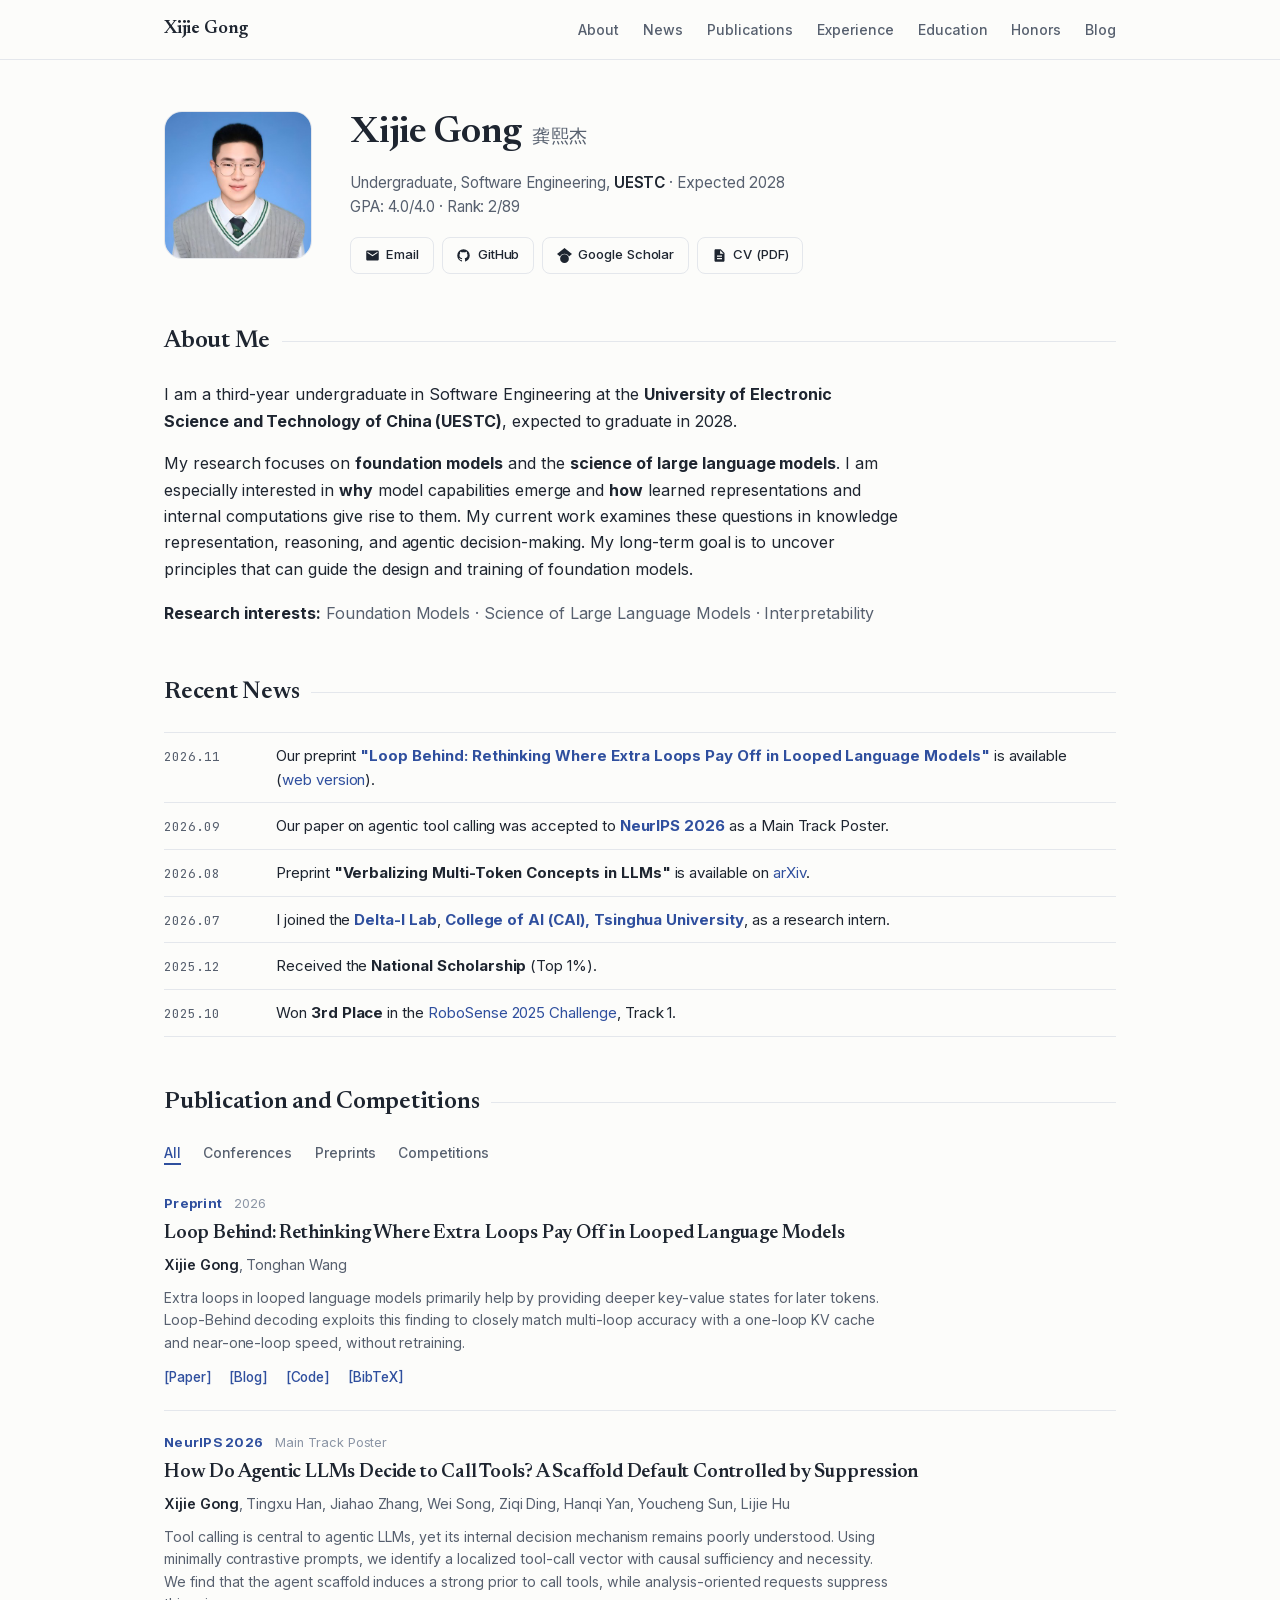
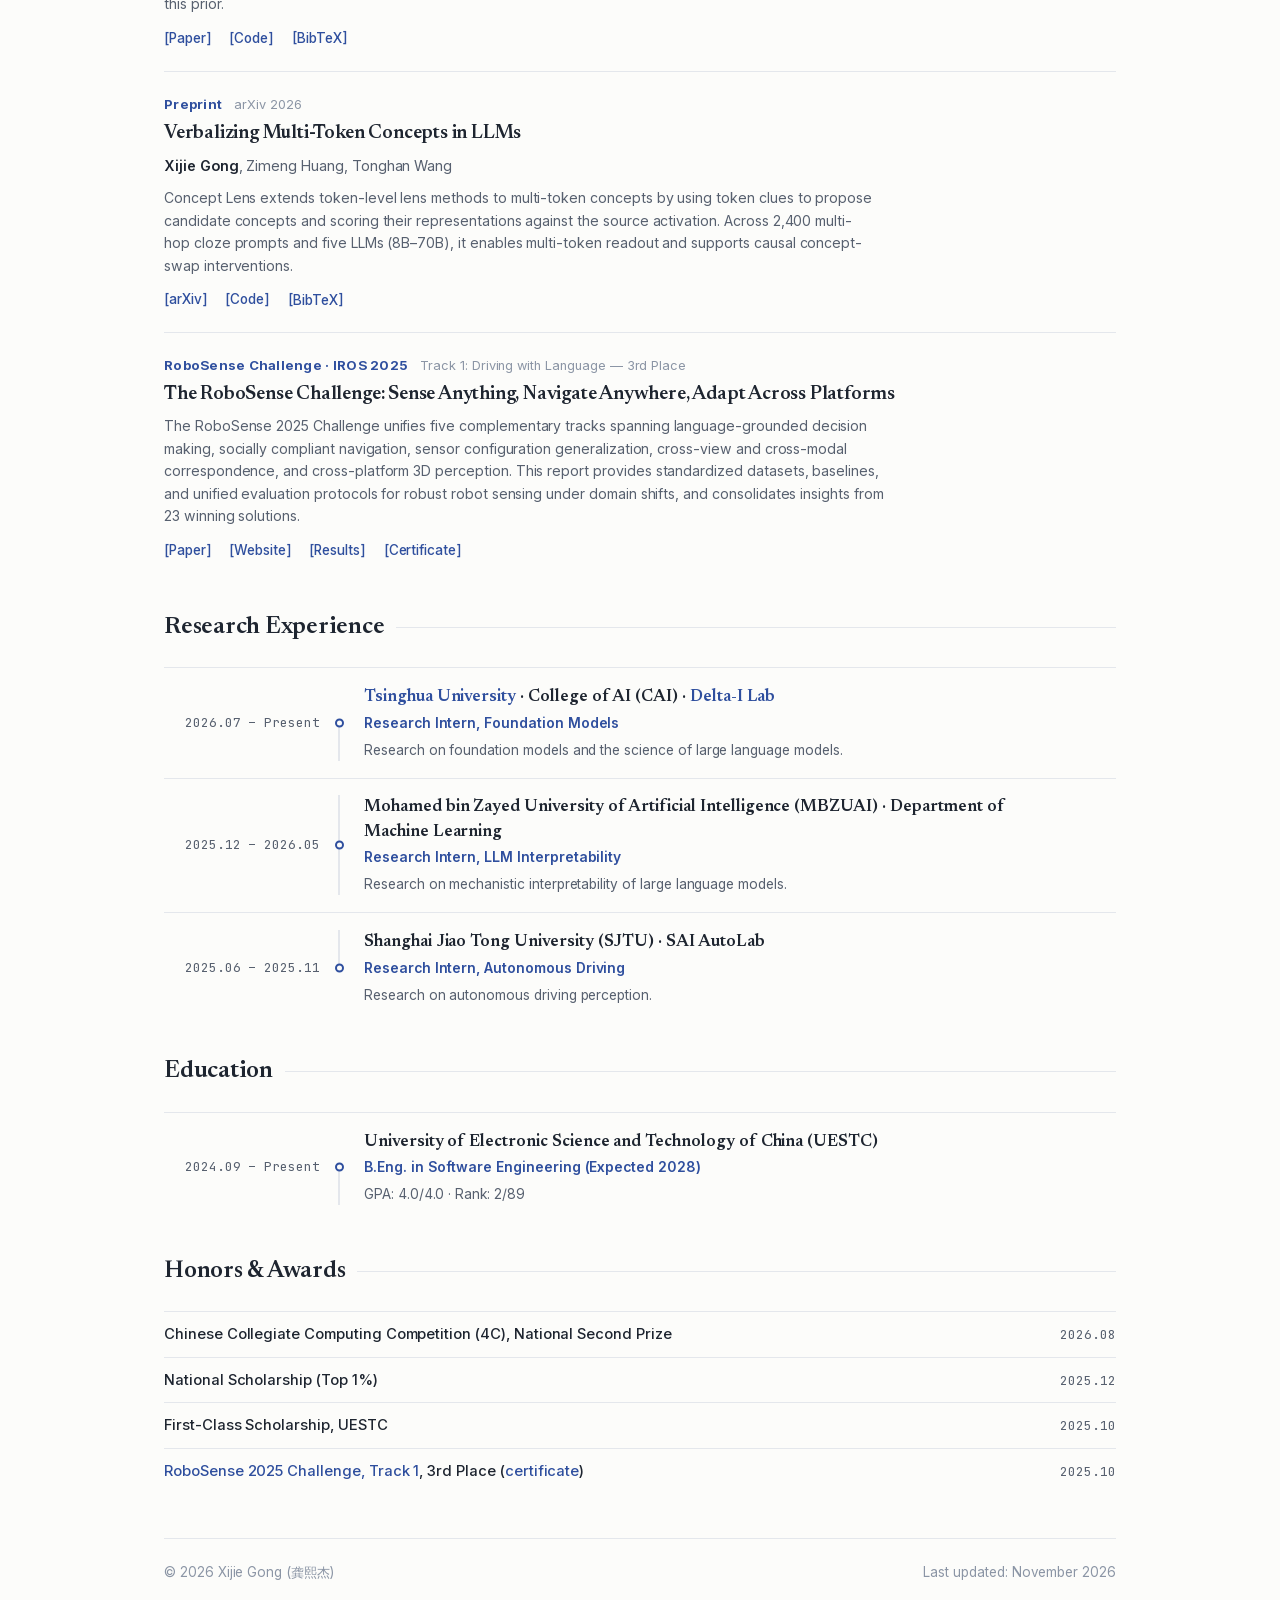
<file: index.html>
<!DOCTYPE html>
<html lang="en">
<head>
  <meta charset="UTF-8">
  <meta name="viewport" content="width=device-width, initial-scale=1.0">
  <meta name="google-site-verification" content="Bep7wI8hXHaHZ1RUV7pGmcDAsFCI6oUA5Fns2NKBF-M">
  <title>Xijie Gong (龚熙杰)</title>

  <!-- Google tag (gtag.js) -->
  <script async src="https://www.googletagmanager.com/gtag/js?id=G-0JT5H48NFQ"></script>
  <script>
    window.dataLayer = window.dataLayer || [];
    function gtag(){dataLayer.push(arguments);}
    gtag('js', new Date());

    gtag('config', 'G-0JT5H48NFQ');
  </script>
  <meta name="description" content="Academic homepage of Xijie Gong (龚熙杰). Third-year undergraduate in Software Engineering at UESTC. Research on foundation models and the science of large language models, spanning knowledge representation, reasoning, and agentic decision-making.">
  <link rel="canonical" href="https://xijiegong.com/">
  <link rel="alternate" type="application/rss+xml" title="Xijie Gong Blog" href="https://xijiegong.com/blog/feed.xml">
  <meta property="og:type" content="website">
  <meta property="og:site_name" content="Xijie Gong">
  <meta property="og:title" content="Xijie Gong (龚熙杰)">
  <meta property="og:description" content="Academic homepage of Xijie Gong (龚熙杰). Research on foundation models, the science of large language models, and interpretability.">
  <meta property="og:url" content="https://xijiegong.com/">
  <meta property="og:image" content="https://xijiegong.com/assets/avatar.jpg">
  <meta name="twitter:card" content="summary">
  <script type="application/ld+json">
  {
    "@context": "https://schema.org",
    "@type": "Person",
    "name": "Xijie Gong",
    "alternateName": "龚熙杰",
    "url": "https://xijiegong.com/",
    "image": "https://xijiegong.com/assets/avatar.jpg",
    "affiliation": [
      {"@type": "Organization", "name": "University of Electronic Science and Technology of China (UESTC)"},
      {"@type": "Organization", "name": "College of AI, Tsinghua University"}
    ],
    "sameAs": [
      "https://github.com/XijieGo",
      "https://scholar.google.com/citations?user=tP0Wqe4AAAAJ"
    ]
  }
  </script>
  <link rel="icon" type="image/svg+xml" href="assets/favicon.svg">
  <link rel="stylesheet" href="assets/fonts/fonts.css">
  <link rel="stylesheet" href="style.css">
</head>
<body>

  <!-- TOP NAVBAR -->
  <nav class="navbar">
    <div class="nav-container">
      <a class="nav-brand" href="#home">Xijie Gong</a>
      <ul class="nav-links">
        <li><a class="nav-link" href="#about">About</a></li>
        <li><a class="nav-link" href="#news">News</a></li>
        <li><a class="nav-link" href="#publications">Publications</a></li>
        <li><a class="nav-link" href="#experience">Experience</a></li>
        <li><a class="nav-link" href="#education">Education</a></li>
        <li><a class="nav-link" href="#awards">Honors</a></li>
        <li><a class="nav-link nav-link-keep" href="blog/">Blog</a></li>
      </ul>
    </div>
  </nav>

  <!-- PAGE CONTENT -->
  <div class="page-wrap">

    <!-- HERO SECTION -->
    <header class="hero" id="home">
      <div class="hero-avatar">
        <img class="avatar-img" src="assets/avatar.jpg" alt="Xijie Gong">
      </div>
      <div class="hero-info">
        <div class="hero-title-row">
          <h1 class="hero-name">Xijie Gong</h1>
          <span class="hero-cn-name">龚熙杰</span>
        </div>
        <div class="hero-affils">
          <div class="hero-affil">Undergraduate, Software Engineering, <strong>UESTC</strong> &middot; Expected 2028</div>
          <div class="hero-affil">GPA: 4.0/4.0 &middot; Rank: 2/89</div>
        </div>
        <div class="hero-socials">
          <a class="hero-btn" href="mailto:gongxijie99@gmail.com">
            <svg viewBox="0 0 24 24"><path d="M20 4H4c-1.1 0-1.99.9-1.99 2L2 18c0 1.1.9 2 2 2h16c1.1 0 2-.9 2-2V6c0-1.1-.9-2-2-2zm0 4l-8 5-8-5V6l8 5 8-5v2z"/></svg>
            Email
          </a>
          <a class="hero-btn" href="https://github.com/XijieGo" target="_blank" rel="noopener">
            <svg viewBox="0 0 24 24"><path d="M12 2A10 10 0 0 0 2 12c0 4.42 2.87 8.17 6.84 9.5.5.08.66-.23.66-.5v-1.69c-2.77.6-3.36-1.34-3.36-1.34-.46-1.16-1.11-1.47-1.11-1.47-.91-.62.07-.6.07-.6 1 .07 1.53 1.03 1.53 1.03.87 1.52 2.34 1.07 2.91.83.1-.65.35-1.09.63-1.34-2.22-.25-4.55-1.11-4.55-4.92 0-1.11.38-2 1.03-2.71-.1-.25-.45-1.29.1-2.64 0 0 .84-.27 2.75 1.02.79-.22 1.65-.33 2.5-.33.85 0 1.71.11 2.5.33 1.91-1.29 2.75-1.02 2.75-1.02.55 1.35.2 2.39.1 2.64.65.71 1.03 1.6 1.03 2.71 0 3.82-2.34 4.66-4.57 4.91.36.31.69.92.69 1.85V21c0 .27.16.59.67.5C19.14 20.16 22 16.42 22 12A10 10 0 0 0 12 2z"/></svg>
            GitHub
          </a>
          <a class="hero-btn" href="https://scholar.google.com/citations?user=tP0Wqe4AAAAJ&hl=zh-CN" target="_blank" rel="noopener">
            <svg viewBox="0 0 24 24"><path d="M12 24a7 7 0 1 1 0-14 7 7 0 0 1 0 14zm0-24L0 9.5l4.838 3.94A8 8 0 0 1 12 9a8 8 0 0 1 7.162 4.44L24 9.5z"/></svg>
            Google Scholar
          </a>
          <a class="hero-btn" href="assets/cv.pdf" target="_blank" rel="noopener">
            <svg viewBox="0 0 24 24"><path d="M14 2H6c-1.1 0-1.99.9-1.99 2L4 20c0 1.1.89 2 1.99 2H18c1.1 0 2-.9 2-2V8l-6-6zm2 16H8v-2h8v2zm0-4H8v-2h8v2zm-3-5V3.5L18.5 9H13z"/></svg>
            CV (PDF)
          </a>
        </div>
      </div>
    </header>

    <!-- ABOUT ME -->
    <section class="section" id="about">
      <h2 class="section-title">About Me</h2>
      <div class="about">
        <p>
          I am a third-year undergraduate in Software Engineering at the <strong>University of Electronic Science and Technology of China (UESTC)</strong>, expected to graduate in 2028.
        </p>
        <p>
          My research focuses on <strong>foundation models</strong> and the <strong>science of large language models</strong>. I am especially interested in <strong>why</strong> model capabilities emerge and <strong>how</strong> learned representations and internal computations give rise to them. My current work examines these questions in knowledge representation, reasoning, and agentic decision-making. My long-term goal is to uncover principles that can guide the design and training of foundation models.
        </p>
        <p class="research-line">
          <strong>Research interests:</strong> Foundation Models &middot; Science of Large Language Models &middot; Interpretability
        </p>
      </div>
    </section>

    <!-- RECENT NEWS -->
    <section class="section" id="news">
      <h2 class="section-title">Recent News</h2>
      <div class="news-list">
        <div class="news-item">
          <span class="news-date">2026.11</span>
          <span>Our preprint <a href="https://xijiegong.com/loopbehind.pdf" target="_blank" rel="noopener"><strong>"Loop Behind: Rethinking Where Extra Loops Pay Off in Looped Language Models"</strong></a> is available (<a href="blog/loop-behind/">web version</a>).</span>
        </div>
        <div class="news-item">
          <span class="news-date">2026.09</span>
          <span>Our paper on agentic tool calling was accepted to <a href="https://neurips.cc/virtual/2026/poster/148769" target="_blank" rel="noopener"><strong>NeurIPS 2026</strong></a> as a Main Track Poster.</span>
        </div>
        <div class="news-item">
          <span class="news-date">2026.08</span>
          <span>Preprint <strong>"Verbalizing Multi-Token Concepts in LLMs"</strong> is available on <a href="https://arxiv.org/abs/2608.31084" target="_blank" rel="noopener">arXiv</a>.</span>
        </div>
        <div class="news-item">
          <span class="news-date">2026.07</span>
          <span>I joined the <a href="https://tonghanwang.github.io/" target="_blank" rel="noopener"><strong>Delta-I Lab</strong></a>, <a href="https://collegeai.tsinghua.edu.cn/en/" target="_blank" rel="noopener"><strong>College of AI (CAI), Tsinghua University</strong></a>, as a research intern.</span>
        </div>
        <div class="news-item">
          <span class="news-date">2025.12</span>
          <span>Received the <strong>National Scholarship</strong> (Top 1%).</span>
        </div>
        <div class="news-item">
          <span class="news-date">2025.10</span>
          <span>Won <strong>3rd Place</strong> in the <a href="https://robosense2025.github.io/#awards" target="_blank" rel="noopener">RoboSense 2025 Challenge</a>, Track 1.</span>
        </div>
      </div>
    </section>

    <!-- PUBLICATIONS -->
    <section class="section" id="publications">
      <h2 class="section-title">Publication and Competitions</h2>

      <div class="pub-filter-row">
        <button class="filter-btn active" onclick="filterPubs('all', this)">All</button>
        <button class="filter-btn" onclick="filterPubs('conference', this)">Conferences</button>
        <button class="filter-btn" onclick="filterPubs('preprint', this)">Preprints</button>
        <button class="filter-btn" onclick="filterPubs('competition', this)">Competitions</button>
      </div>

      <!-- Loop Behind preprint -->
      <div class="pub-entry" data-cat="preprint">
        <div class="pub-meta">
          <span class="pub-venue">Preprint</span>
          <span class="pub-track">2026</span>
        </div>
        <h3 class="pub-title"><a href="blog/loop-behind/">Loop Behind: Rethinking Where Extra Loops Pay Off in Looped Language Models</a></h3>
        <div class="pub-authors">
          <strong>Xijie Gong</strong>, Tonghan Wang
        </div>
        <p class="pub-abstract">
          Extra loops in looped language models primarily help by providing deeper key-value states for later tokens. Loop-Behind decoding exploits this finding to closely match multi-loop accuracy with a one-loop KV cache and near-one-loop speed, without retraining.
        </p>
        <div class="pub-links">
          <a class="btn-link" href="https://xijiegong.com/loopbehind.pdf" target="_blank" rel="noopener">[Paper]</a>
          <a class="btn-link" href="blog/loop-behind/">[Blog]</a>
          <a class="btn-link" href="https://github.com/XijieGo/LoopBehind" target="_blank" rel="noopener">[Code]</a>
          <button class="btn-link" onclick="toggleBib('bib-loop-behind')">[BibTeX]</button>
        </div>
        <div class="bibtex-pane" id="bib-loop-behind">
          <button class="copy-btn" onclick="copyBib('bib-loop-behind')">Copy</button>
@misc{gong2026loopbehind,
  title  = {Loop Behind: Rethinking Where Extra Loops Pay Off in Looped Language Models},
  author = {Gong, Xijie and Wang, Tonghan},
  year   = {2026},
  url    = {https://xijiegong.com/loopbehind.pdf}
}</div>
      </div>

      <!-- Paper 1: NeurIPS 2026 -->
      <div class="pub-entry" data-cat="conference">
        <div class="pub-meta">
          <span class="pub-venue">NeurIPS 2026</span>
          <span class="pub-track">Main Track Poster</span>
        </div>
        <h3 class="pub-title">How Do Agentic LLMs Decide to Call Tools? A Scaffold Default Controlled by Suppression</h3>
        <div class="pub-authors">
          <strong>Xijie Gong</strong>, Tingxu Han, Jiahao Zhang, Wei Song, Ziqi Ding, Hanqi Yan, Youcheng Sun, Lijie Hu
        </div>
        <p class="pub-abstract">
          Tool calling is central to agentic LLMs, yet its internal decision mechanism remains poorly understood. Using minimally contrastive prompts, we identify a localized tool-call vector with causal sufficiency and necessity. We find that the agent scaffold induces a strong prior to call tools, while analysis-oriented requests suppress this prior.
        </p>
        <div class="pub-links">
          <a class="btn-link" href="https://neurips.cc/virtual/2026/poster/148769" target="_blank" rel="noopener">[Paper]</a>
          <a class="btn-link" href="https://anonymous.4open.science/r/MI4ToolCalling" target="_blank" rel="noopener">[Code]</a>
          <button class="btn-link" onclick="toggleBib('bib-1')">[BibTeX]</button>
        </div>
        <div class="bibtex-pane" id="bib-1">
          <button class="copy-btn" onclick="copyBib('bib-1')">Copy</button>
@inproceedings{gong2026agentic,
  title     = {How Do Agentic LLMs Decide to Call Tools? A Scaffold Default Controlled by Suppression},
  author    = {Gong, Xijie and Han, Tingxu and Zhang, Jiahao and Song, Wei and Ding, Ziqi and Yan, Hanqi and Sun, Youcheng and Hu, Lijie},
  booktitle = {Advances in Neural Information Processing Systems (NeurIPS)},
  year      = {2026}
}</div>
      </div>

      <!-- Paper 2: Preprint -->
      <div class="pub-entry" data-cat="preprint">
        <div class="pub-meta">
          <span class="pub-venue">Preprint</span>
          <span class="pub-track">arXiv 2026</span>
        </div>
        <h3 class="pub-title">Verbalizing Multi-Token Concepts in LLMs</h3>
        <div class="pub-authors">
          <strong>Xijie Gong</strong>, Zimeng Huang, Tonghan Wang
        </div>
        <p class="pub-abstract">
          Concept Lens extends token-level lens methods to multi-token concepts by using token clues to propose candidate concepts and scoring their representations against the source activation. Across 2,400 multi-hop cloze prompts and five LLMs (8B&ndash;70B), it enables multi-token readout and supports causal concept-swap interventions.
        </p>
        <div class="pub-links">
          <a class="btn-link" href="https://arxiv.org/abs/2608.31084" target="_blank" rel="noopener">[arXiv]</a>
          <a class="btn-link" href="https://github.com/XijieGo/c-lens" target="_blank" rel="noopener">[Code]</a>
          <button class="btn-link" onclick="toggleBib('bib-2')">[BibTeX]</button>
        </div>
        <div class="bibtex-pane" id="bib-2">
          <button class="copy-btn" onclick="copyBib('bib-2')">Copy</button>
@article{gong2026verbalizing,
  title   = {Verbalizing Multi-Token Concepts in LLMs},
  author  = {Gong, Xijie and Huang, Zimeng and Wang, Tonghan},
  journal = {arXiv preprint arXiv:2608.31084},
  year    = {2026}
}</div>
      </div>

      <!-- Challenge: RoboSense Challenge @ IROS 2025 -->
      <div class="pub-entry" data-cat="competition">
        <div class="pub-meta">
          <span class="pub-venue">RoboSense Challenge &middot; IROS 2025</span>
          <span class="pub-track">Track 1: Driving with Language &mdash; 3rd Place</span>
        </div>
        <h3 class="pub-title">The RoboSense Challenge: Sense Anything, Navigate Anywhere, Adapt Across Platforms</h3>
        <p class="pub-abstract">
          The RoboSense 2025 Challenge unifies five complementary tracks spanning language-grounded decision making, socially compliant navigation, sensor configuration generalization, cross-view and cross-modal correspondence, and cross-platform 3D perception. This report provides standardized datasets, baselines, and unified evaluation protocols for robust robot sensing under domain shifts, and consolidates insights from 23 winning solutions.
        </p>
        <div class="pub-links">
          <a class="btn-link" href="https://arxiv.org/abs/2601.05014" target="_blank" rel="noopener">[Paper]</a>
          <a class="btn-link" href="https://robosense2025.github.io/" target="_blank" rel="noopener">[Website]</a>
          <a class="btn-link" href="https://robosense2025.github.io/#awards" target="_blank" rel="noopener">[Results]</a>
          <a class="btn-link" href="https://github.com/robosense2025/toolkit/blob/main/certificates/Track1_AutoRobots.pdf" target="_blank" rel="noopener">[Certificate]</a>
        </div>
      </div>
    </section>

    <!-- RESEARCH EXPERIENCE -->
    <section class="section" id="experience">
      <h2 class="section-title">Research Experience</h2>
      <div class="exp-list">
        <div class="exp-block">
          <div class="exp-time">2026.07 &ndash; Present</div>
          <div class="exp-main">
            <div class="exp-title"><a href="https://collegeai.tsinghua.edu.cn/en/" target="_blank" rel="noopener">Tsinghua University</a> &middot; College of AI (CAI) &middot; <a href="https://tonghanwang.github.io/" target="_blank" rel="noopener">Delta-I Lab</a></div>
            <div class="exp-sub">Research Intern, Foundation Models</div>
            <div class="exp-desc">
              Research on foundation models and the science of large language models.
            </div>
          </div>
        </div>
        <div class="exp-block">
          <div class="exp-time">2025.12 &ndash; 2026.05</div>
          <div class="exp-main">
            <div class="exp-title">Mohamed bin Zayed University of Artificial Intelligence (MBZUAI) &middot; Department of Machine Learning</div>
            <div class="exp-sub">Research Intern, LLM Interpretability</div>
            <div class="exp-desc">
              Research on mechanistic interpretability of large language models.
            </div>
          </div>
        </div>
        <div class="exp-block">
          <div class="exp-time">2025.06 &ndash; 2025.11</div>
          <div class="exp-main">
            <div class="exp-title">Shanghai Jiao Tong University (SJTU) &middot; SAI AutoLab</div>
            <div class="exp-sub">Research Intern, Autonomous Driving</div>
            <div class="exp-desc">
              Research on autonomous driving perception.
            </div>
          </div>
        </div>
      </div>
    </section>

    <!-- EDUCATION -->
    <section class="section" id="education">
      <h2 class="section-title">Education</h2>
      <div class="exp-list">
        <div class="exp-block">
          <div class="exp-time">2024.09 &ndash; Present</div>
          <div class="exp-main">
            <div class="exp-title">University of Electronic Science and Technology of China (UESTC)</div>
            <div class="exp-sub">B.Eng. in Software Engineering (Expected 2028)</div>
            <div class="exp-desc">GPA: 4.0/4.0 &middot; Rank: 2/89</div>
          </div>
        </div>
      </div>
    </section>

    <!-- HONORS -->
    <section class="section" id="awards">
      <h2 class="section-title">Honors &amp; Awards</h2>
      <div class="award-list">
        <div class="award-row">
          <span class="award-title">Chinese Collegiate Computing Competition (4C), National Second Prize</span>
          <span class="award-date">2026.08</span>
        </div>
        <div class="award-row">
          <span class="award-title">National Scholarship (Top 1%)</span>
          <span class="award-date">2025.12</span>
        </div>
        <div class="award-row">
          <span class="award-title">First-Class Scholarship, UESTC</span>
          <span class="award-date">2025.10</span>
        </div>
        <div class="award-row">
          <span class="award-title"><a href="https://robosense2025.github.io/#awards" target="_blank" rel="noopener">RoboSense 2025 Challenge, Track 1</a>, 3rd Place (<a href="https://github.com/robosense2025/toolkit/blob/main/certificates/Track1_AutoRobots.pdf" target="_blank" rel="noopener">certificate</a>)</span>
          <span class="award-date">2025.10</span>
        </div>
      </div>
    </section>

    <!-- FOOTER -->
    <footer class="site-footer">
      <span>&copy; 2026 Xijie Gong (龚熙杰)</span>
      <span>Last updated: November 2026</span>
    </footer>

  </div>

  <script>
    // BibTeX toggler
    function toggleBib(id) {
      const box = document.getElementById(id);
      if (box) {
        box.classList.toggle('show');
      }
    }

    function copyBib(id) {
      const box = document.getElementById(id);
      if (box) {
        const text = box.innerText.replace('Copy', '').trim();
        navigator.clipboard.writeText(text).then(() => {
          const btn = box.querySelector('.copy-btn');
          if (btn) {
            btn.textContent = 'Copied!';
            setTimeout(() => { btn.textContent = 'Copy'; }, 2000);
          }
        });
      }
    }

    // Publication filter
    function filterPubs(cat, el) {
      const btns = document.querySelectorAll('.filter-btn');
      btns.forEach(b => b.classList.remove('active'));
      el.classList.add('active');

      const entries = document.querySelectorAll('.pub-entry');
      entries.forEach(entry => {
        if (cat === 'all' || entry.getAttribute('data-cat') === cat) {
          entry.style.display = 'block';
        } else {
          entry.style.display = 'none';
        }
      });
    }
  </script>
</body>
</html>
</file>
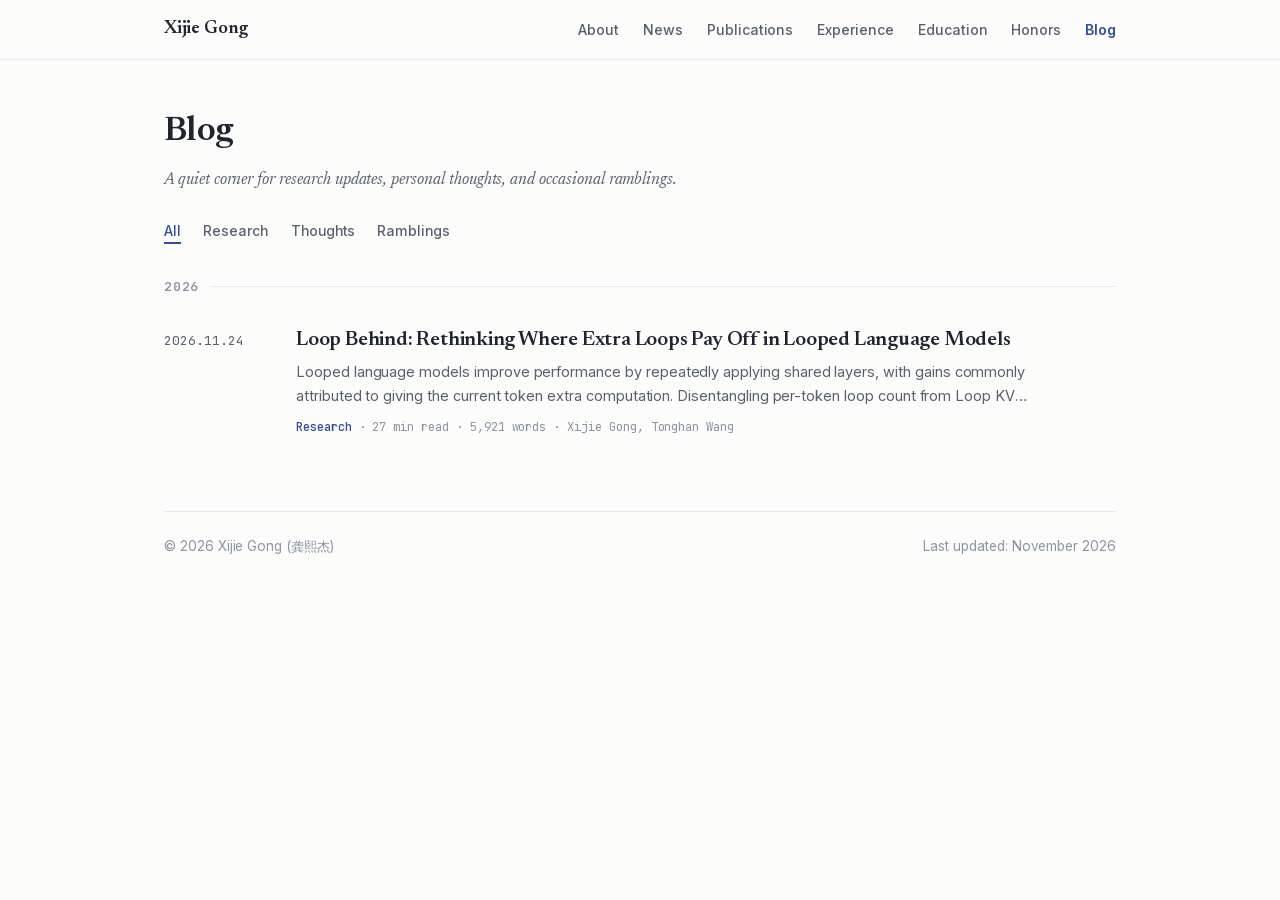
<file: blog/index.html>
<!DOCTYPE html>
<html lang="en">
<head>
  <meta charset="UTF-8">
  <meta name="viewport" content="width=device-width, initial-scale=1.0">
  <title>Blog · Xijie Gong (龚熙杰)</title>

  <!-- Google tag (gtag.js) -->
  <script async src="https://www.googletagmanager.com/gtag/js?id=G-0JT5H48NFQ"></script>
  <script>
    window.dataLayer = window.dataLayer || [];
    function gtag(){dataLayer.push(arguments);}
    gtag('js', new Date());
    gtag('config', 'G-0JT5H48NFQ');
  </script>
  <meta name="description" content="Research notes, papers, and reflections on foundation models, the science of LLMs, and interpretability.">
  <meta name="robots" content="index, follow, max-image-preview:large">
  <link rel="canonical" href="https://xijiegong.com/blog/">
  <link rel="alternate" type="application/rss+xml" title="Xijie Gong Blog" href="https://xijiegong.com/blog/feed.xml">
  <meta property="og:type" content="website">
  <meta property="og:site_name" content="Xijie Gong">
  <meta property="og:title" content="Blog · Xijie Gong (龚熙杰)">
  <meta property="og:description" content="Research notes, papers, and reflections on foundation models, the science of LLMs, and interpretability.">
  <meta property="og:url" content="https://xijiegong.com/blog/">
  <meta property="og:image" content="https://xijiegong.com/assets/avatar.jpg">
  <meta name="twitter:card" content="summary">
  <meta name="twitter:title" content="Blog · Xijie Gong (龚熙杰)">
  <meta name="twitter:description" content="Research notes, papers, and reflections on foundation models, the science of LLMs, and interpretability.">
  <meta name="twitter:image" content="https://xijiegong.com/assets/avatar.jpg">
  <link rel="icon" type="image/svg+xml" href="../assets/favicon.svg">
  <link rel="stylesheet" href="../assets/fonts/fonts.css">
  <link rel="stylesheet" href="../style.css">
  <link rel="stylesheet" href="../assets/katex/katex.min.css">
  <link rel="stylesheet" href="../blog/blog.css">
</head>
<body id="top">

  <!-- TOP NAVBAR -->
  <nav class="navbar">
    <div class="nav-container">
      <a class="nav-brand" href="../">Xijie Gong</a>
      <ul class="nav-links">
        <li><a class="nav-link" href="../#about">About</a></li>
        <li><a class="nav-link" href="../#news">News</a></li>
        <li><a class="nav-link" href="../#publications">Publications</a></li>
        <li><a class="nav-link" href="../#experience">Experience</a></li>
        <li><a class="nav-link" href="../#education">Education</a></li>
        <li><a class="nav-link" href="../#awards">Honors</a></li>
        <li><a class="nav-link nav-link-keep active" href="./">Blog</a></li>
      </ul>
    </div>
  </nav>

  <div class="page-wrap">
    <header class="blog-header">
      <h1 class="blog-heading">Blog</h1>
      <p class="blog-lead">A quiet corner for research updates, personal thoughts, and occasional ramblings.</p>
    </header>

    <section class="section">
      <div class="pub-filter-row">
        <button class="filter-btn active" type="button" onclick="filterPosts('all', this)">All</button>
        <button class="filter-btn" type="button" onclick='filterPosts("Research", this)'>Research</button>
        <button class="filter-btn" type="button" onclick='filterPosts("Thoughts", this)'>Thoughts</button>
        <button class="filter-btn" type="button" onclick='filterPosts("Ramblings", this)'>Ramblings</button>
      </div>
      <div class="blog-year-group" data-year="2026">
        <div class="blog-year-title">2026</div>
        <div class="post-list">
          <article class="post-row" data-cat="Research">
            <div class="post-row-date">2026.11.24</div>
            <div class="post-row-body">
              <h2 class="post-row-title"><a href="loop-behind/">Loop Behind: Rethinking Where Extra Loops Pay Off in Looped Language Models</a></h2>
              <p class="post-row-excerpt">Looped language models improve performance by repeatedly applying shared layers, with gains commonly attributed to giving the current token extra computation. Disentangling per-token loop count from Loop KV depth on Dory-4B reveals that one loop reading loop-2 KV recovers 6.8 of 7.2 points, unlocking training-free parallel Loop-Behind Decoding.</p>
              <div class="post-row-meta">
                <span><span class="post-row-cat">Research</span> &middot; 27 min read &middot; 5,921 words &middot; Xijie Gong, Tonghan Wang</span>
              </div>
            </div>
          </article>
        </div>
      </div>
      <div class="blog-empty" id="blog-empty" style="display:none">Nothing here yet.</div>
    </section>

    <!-- FOOTER -->
    <footer class="site-footer">
      <span>&copy; 2026 Xijie Gong (龚熙杰)</span>
      <span>Last updated: November 2026</span>
    </footer>
  </div>

  <script>
    function filterPosts(cat, btn) {
      document.querySelectorAll('.filter-btn').forEach(b => b.classList.remove('active'));
      btn.classList.add('active');
      let visibleCount = 0;
      document.querySelectorAll('.post-row').forEach(item => {
        const itemCat = item.getAttribute('data-cat') || '';
        const show = (cat === 'all' || itemCat === cat);
        item.style.display = show ? '' : 'none';
        if (show) visibleCount++;
      });
      document.querySelectorAll('.blog-year-group').forEach(g => {
        const anyVisible = Array.from(g.querySelectorAll('.post-row')).some(i => i.style.display !== 'none');
        g.style.display = anyVisible ? '' : 'none';
      });
      const emptyEl = document.getElementById('blog-empty');
      if (emptyEl) emptyEl.style.display = visibleCount === 0 ? '' : 'none';
    }
  </script>
</body>
</html>
</file>
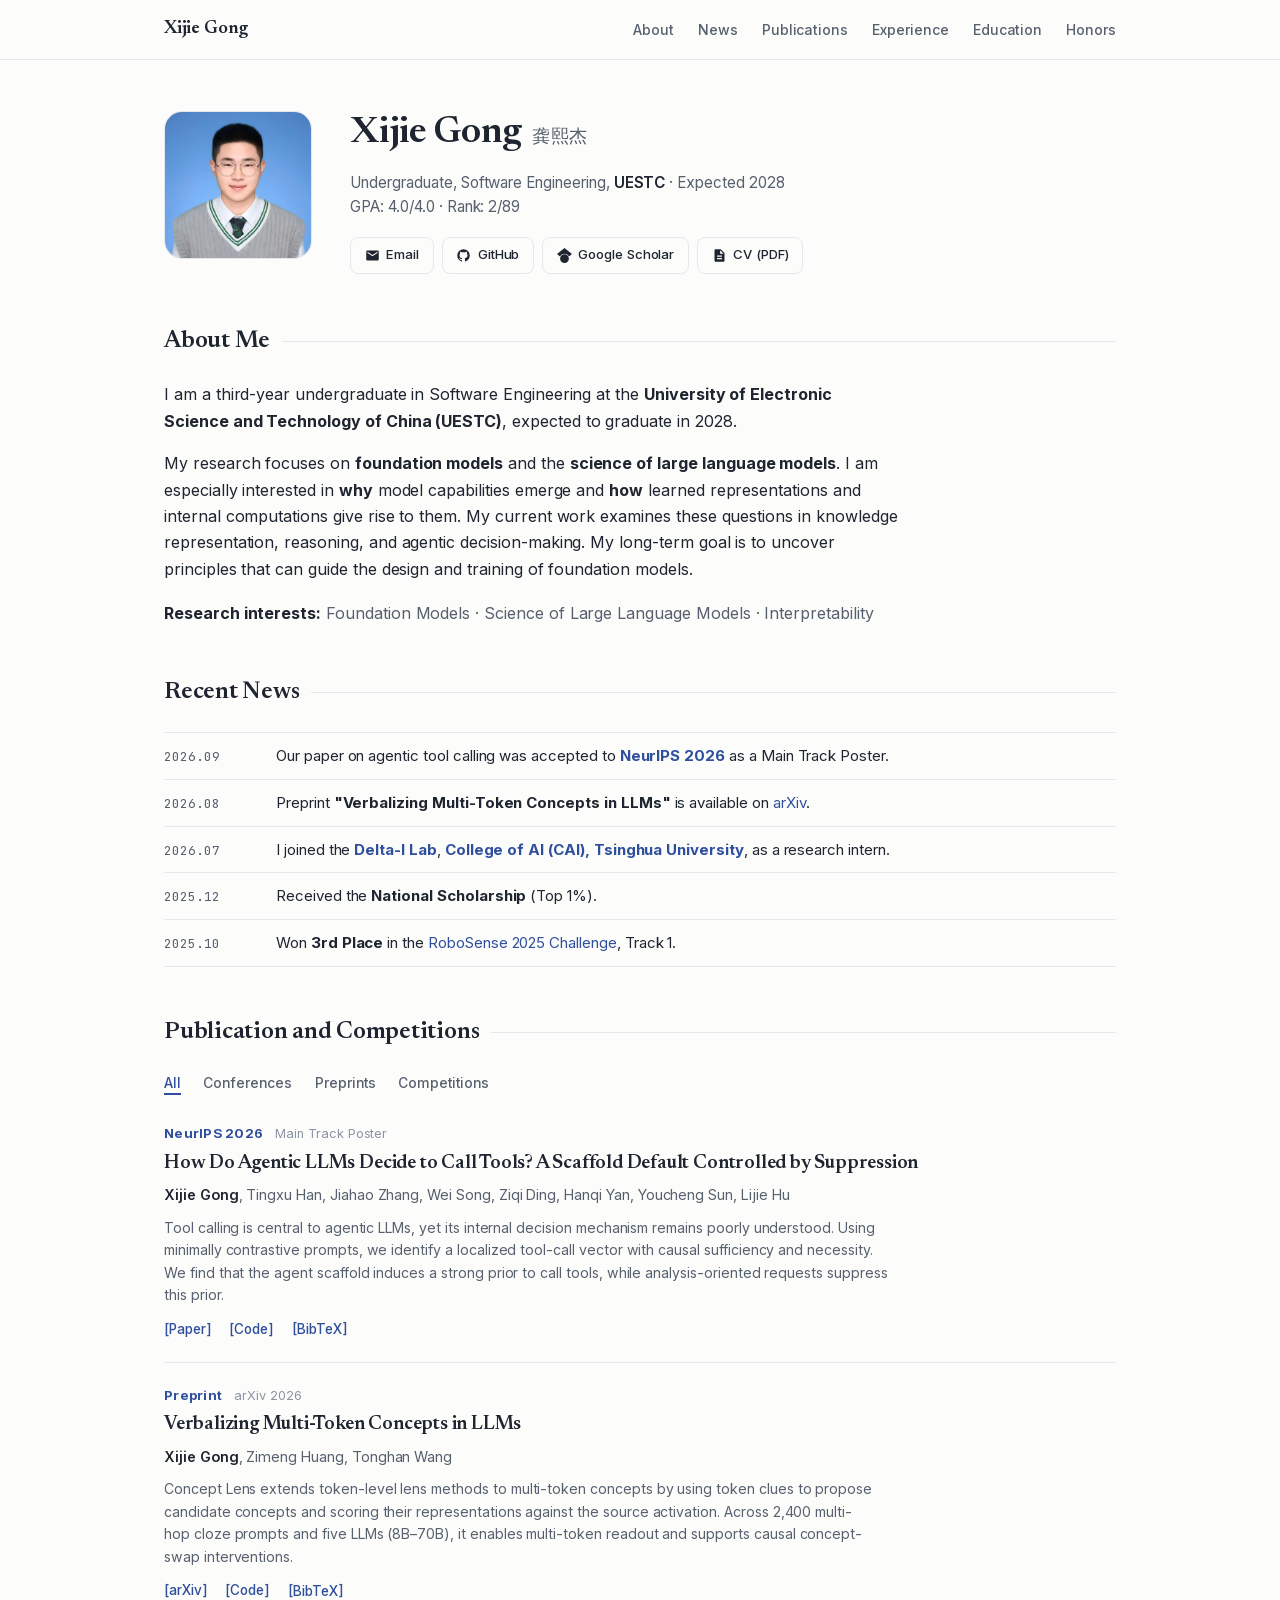
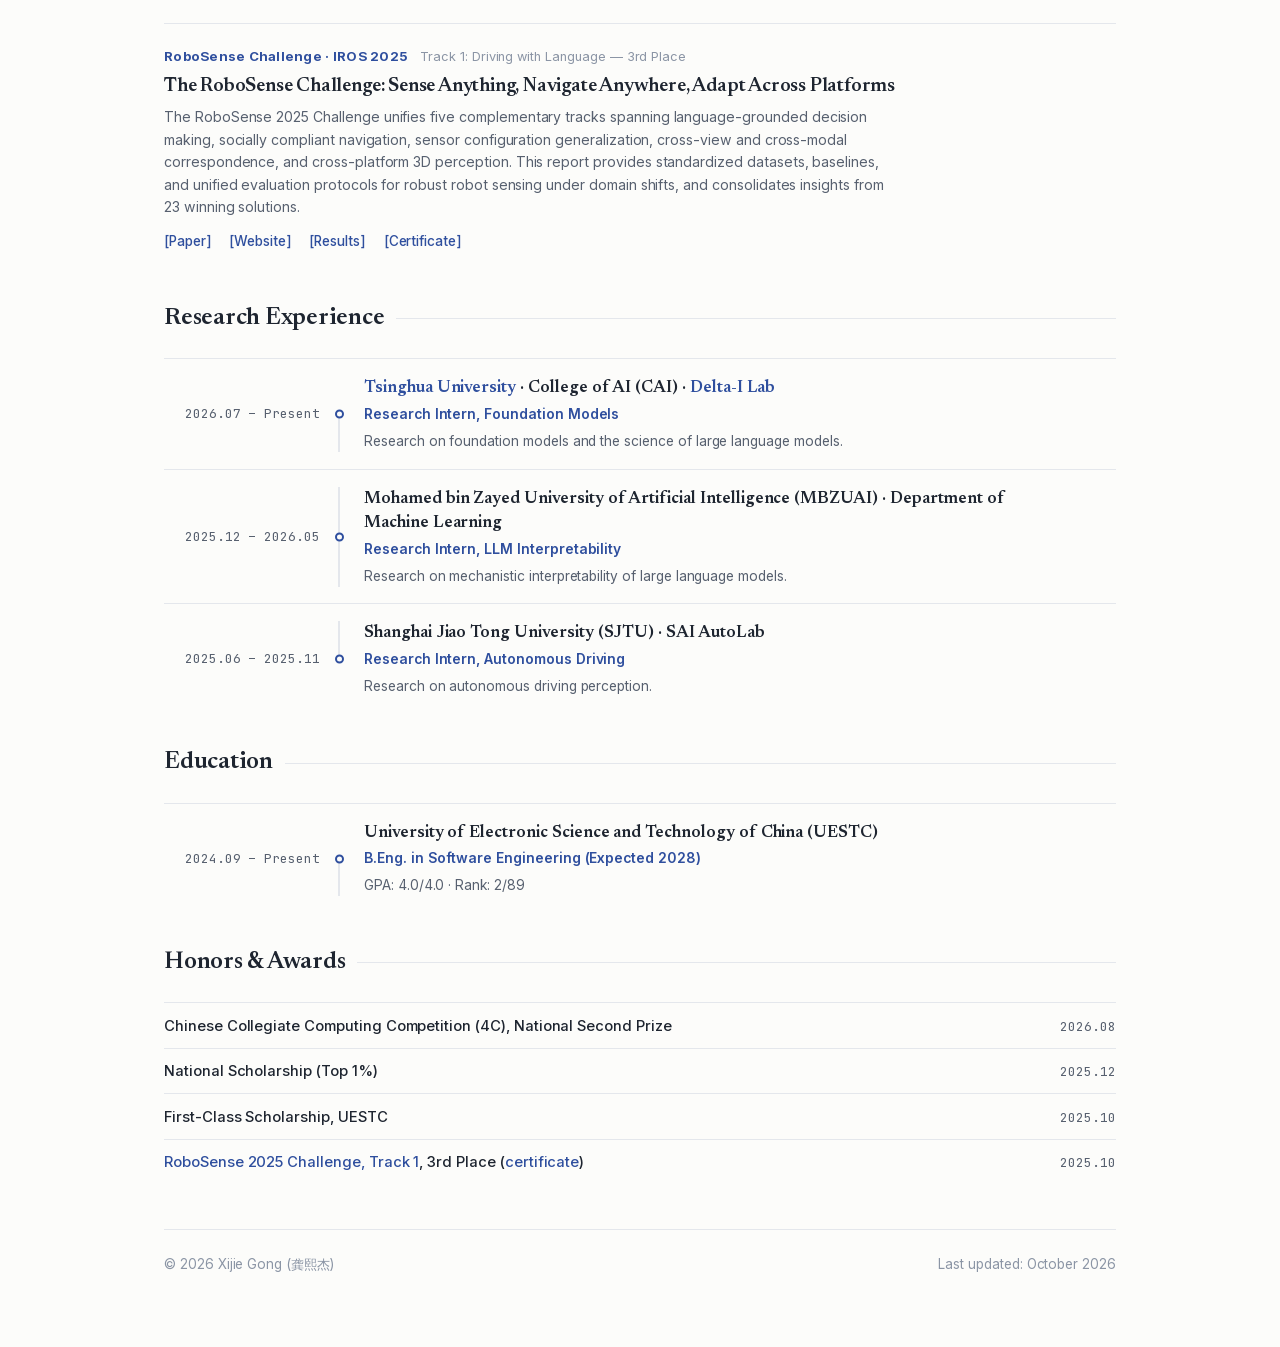
<file: version-3-academic/index.html>
<!DOCTYPE html>
<html lang="en">
<head>
  <meta charset="UTF-8">
  <meta name="viewport" content="width=device-width, initial-scale=1.0">
  <title>Xijie Gong (龚熙杰)</title>

  <!-- Google tag (gtag.js) -->
  <script async src="https://www.googletagmanager.com/gtag/js?id=G-0JT5H48NFQ"></script>
  <script>
    window.dataLayer = window.dataLayer || [];
    function gtag(){dataLayer.push(arguments);}
    gtag('js', new Date());

    gtag('config', 'G-0JT5H48NFQ');
  </script>
  <meta name="description" content="Academic homepage of Xijie Gong (龚熙杰). Third-year undergraduate in Software Engineering at UESTC. Research on foundation models and the science of large language models, spanning knowledge representation, reasoning, and agentic decision-making.">
  <link rel="icon" type="image/svg+xml" href="assets/favicon.svg">
  <link rel="stylesheet" href="assets/fonts/fonts.css">
  <link rel="stylesheet" href="style.css">
</head>
<body>

  <!-- TOP NAVBAR -->
  <nav class="navbar">
    <div class="nav-container">
      <div class="nav-brand">Xijie Gong</div>
      <ul class="nav-links">
        <li><a class="nav-link" href="#about">About</a></li>
        <li><a class="nav-link" href="#news">News</a></li>
        <li><a class="nav-link" href="#publications">Publications</a></li>
        <li><a class="nav-link" href="#experience">Experience</a></li>
        <li><a class="nav-link" href="#education">Education</a></li>
        <li><a class="nav-link" href="#awards">Honors</a></li>
      </ul>
    </div>
  </nav>

  <!-- PAGE CONTENT -->
  <div class="page-wrap">

    <!-- HERO SECTION -->
    <header class="hero" id="home">
      <div class="hero-avatar">
        <img class="avatar-img" src="assets/avatar.jpg" alt="Xijie Gong">
      </div>
      <div class="hero-info">
        <div class="hero-title-row">
          <h1 class="hero-name">Xijie Gong</h1>
          <span class="hero-cn-name">龚熙杰</span>
        </div>
        <div class="hero-affils">
          <div class="hero-affil">Undergraduate, Software Engineering, <strong>UESTC</strong> &middot; Expected 2028</div>
          <div class="hero-affil">GPA: 4.0/4.0 &middot; Rank: 2/89</div>
        </div>
        <div class="hero-socials">
          <a class="hero-btn" href="mailto:gongxijie99@gmail.com">
            <svg viewBox="0 0 24 24"><path d="M20 4H4c-1.1 0-1.99.9-1.99 2L2 18c0 1.1.9 2 2 2h16c1.1 0 2-.9 2-2V6c0-1.1-.9-2-2-2zm0 4l-8 5-8-5V6l8 5 8-5v2z"/></svg>
            Email
          </a>
          <a class="hero-btn" href="https://github.com/XijieGo" target="_blank" rel="noopener">
            <svg viewBox="0 0 24 24"><path d="M12 2A10 10 0 0 0 2 12c0 4.42 2.87 8.17 6.84 9.5.5.08.66-.23.66-.5v-1.69c-2.77.6-3.36-1.34-3.36-1.34-.46-1.16-1.11-1.47-1.11-1.47-.91-.62.07-.6.07-.6 1 .07 1.53 1.03 1.53 1.03.87 1.52 2.34 1.07 2.91.83.1-.65.35-1.09.63-1.34-2.22-.25-4.55-1.11-4.55-4.92 0-1.11.38-2 1.03-2.71-.1-.25-.45-1.29.1-2.64 0 0 .84-.27 2.75 1.02.79-.22 1.65-.33 2.5-.33.85 0 1.71.11 2.5.33 1.91-1.29 2.75-1.02 2.75-1.02.55 1.35.2 2.39.1 2.64.65.71 1.03 1.6 1.03 2.71 0 3.82-2.34 4.66-4.57 4.91.36.31.69.92.69 1.85V21c0 .27.16.59.67.5C19.14 20.16 22 16.42 22 12A10 10 0 0 0 12 2z"/></svg>
            GitHub
          </a>
          <a class="hero-btn" href="https://scholar.google.com/citations?user=tP0Wqe4AAAAJ&hl=zh-CN" target="_blank" rel="noopener">
            <svg viewBox="0 0 24 24"><path d="M12 24a7 7 0 1 1 0-14 7 7 0 0 1 0 14zm0-24L0 9.5l4.838 3.94A8 8 0 0 1 12 9a8 8 0 0 1 7.162 4.44L24 9.5z"/></svg>
            Google Scholar
          </a>
          <a class="hero-btn" href="assets/cv.pdf" target="_blank" rel="noopener">
            <svg viewBox="0 0 24 24"><path d="M14 2H6c-1.1 0-1.99.9-1.99 2L4 20c0 1.1.89 2 1.99 2H18c1.1 0 2-.9 2-2V8l-6-6zm2 16H8v-2h8v2zm0-4H8v-2h8v2zm-3-5V3.5L18.5 9H13z"/></svg>
            CV (PDF)
          </a>
        </div>
      </div>
    </header>

    <!-- ABOUT ME -->
    <section class="section" id="about">
      <h2 class="section-title">About Me</h2>
      <div class="about">
        <p>
          I am a third-year undergraduate in Software Engineering at the <strong>University of Electronic Science and Technology of China (UESTC)</strong>, expected to graduate in 2028.
        </p>
        <p>
          My research focuses on <strong>foundation models</strong> and the <strong>science of large language models</strong>. I am especially interested in <strong>why</strong> model capabilities emerge and <strong>how</strong> learned representations and internal computations give rise to them. My current work examines these questions in knowledge representation, reasoning, and agentic decision-making. My long-term goal is to uncover principles that can guide the design and training of foundation models.
        </p>
        <p class="research-line">
          <strong>Research interests:</strong> Foundation Models &middot; Science of Large Language Models &middot; Interpretability
        </p>
      </div>
    </section>

    <!-- RECENT NEWS -->
    <section class="section" id="news">
      <h2 class="section-title">Recent News</h2>
      <div class="news-list">
        <div class="news-item">
          <span class="news-date">2026.09</span>
          <span>Our paper on agentic tool calling was accepted to <a href="https://neurips.cc/virtual/2026/poster/148769" target="_blank" rel="noopener"><strong>NeurIPS 2026</strong></a> as a Main Track Poster.</span>
        </div>
        <div class="news-item">
          <span class="news-date">2026.08</span>
          <span>Preprint <strong>"Verbalizing Multi-Token Concepts in LLMs"</strong> is available on <a href="https://arxiv.org/abs/2608.31084" target="_blank" rel="noopener">arXiv</a>.</span>
        </div>
        <div class="news-item">
          <span class="news-date">2026.07</span>
          <span>I joined the <a href="https://tonghanwang.github.io/" target="_blank" rel="noopener"><strong>Delta-I Lab</strong></a>, <a href="https://collegeai.tsinghua.edu.cn/en/" target="_blank" rel="noopener"><strong>College of AI (CAI), Tsinghua University</strong></a>, as a research intern.</span>
        </div>
        <div class="news-item">
          <span class="news-date">2025.12</span>
          <span>Received the <strong>National Scholarship</strong> (Top 1%).</span>
        </div>
        <div class="news-item">
          <span class="news-date">2025.10</span>
          <span>Won <strong>3rd Place</strong> in the <a href="https://robosense2025.github.io/#awards" target="_blank" rel="noopener">RoboSense 2025 Challenge</a>, Track 1.</span>
        </div>
      </div>
    </section>

    <!-- PUBLICATIONS -->
    <section class="section" id="publications">
      <h2 class="section-title">Publication and Competitions</h2>

      <div class="pub-filter-row">
        <button class="filter-btn active" onclick="filterPubs('all', this)">All</button>
        <button class="filter-btn" onclick="filterPubs('conference', this)">Conferences</button>
        <button class="filter-btn" onclick="filterPubs('preprint', this)">Preprints</button>
        <button class="filter-btn" onclick="filterPubs('competition', this)">Competitions</button>
      </div>

      <!-- Paper 1: NeurIPS 2026 -->
      <div class="pub-entry" data-cat="conference">
        <div class="pub-meta">
          <span class="pub-venue">NeurIPS 2026</span>
          <span class="pub-track">Main Track Poster</span>
        </div>
        <h3 class="pub-title">How Do Agentic LLMs Decide to Call Tools? A Scaffold Default Controlled by Suppression</h3>
        <div class="pub-authors">
          <strong>Xijie Gong</strong>, Tingxu Han, Jiahao Zhang, Wei Song, Ziqi Ding, Hanqi Yan, Youcheng Sun, Lijie Hu
        </div>
        <p class="pub-abstract">
          Tool calling is central to agentic LLMs, yet its internal decision mechanism remains poorly understood. Using minimally contrastive prompts, we identify a localized tool-call vector with causal sufficiency and necessity. We find that the agent scaffold induces a strong prior to call tools, while analysis-oriented requests suppress this prior.
        </p>
        <div class="pub-links">
          <a class="btn-link" href="https://neurips.cc/virtual/2026/poster/148769" target="_blank" rel="noopener">[Paper]</a>
          <a class="btn-link" href="https://anonymous.4open.science/r/MI4ToolCalling" target="_blank" rel="noopener">[Code]</a>
          <button class="btn-link" onclick="toggleBib('bib-1')">[BibTeX]</button>
        </div>
        <div class="bibtex-pane" id="bib-1">
          <button class="copy-btn" onclick="copyBib('bib-1')">Copy</button>
@inproceedings{gong2026agentic,
  title     = {How Do Agentic LLMs Decide to Call Tools? A Scaffold Default Controlled by Suppression},
  author    = {Gong, Xijie and Han, Tingxu and Zhang, Jiahao and Song, Wei and Ding, Ziqi and Yan, Hanqi and Sun, Youcheng and Hu, Lijie},
  booktitle = {Advances in Neural Information Processing Systems (NeurIPS)},
  year      = {2026}
}</div>
      </div>

      <!-- Paper 2: Preprint -->
      <div class="pub-entry" data-cat="preprint">
        <div class="pub-meta">
          <span class="pub-venue">Preprint</span>
          <span class="pub-track">arXiv 2026</span>
        </div>
        <h3 class="pub-title">Verbalizing Multi-Token Concepts in LLMs</h3>
        <div class="pub-authors">
          <strong>Xijie Gong</strong>, Zimeng Huang, Tonghan Wang
        </div>
        <p class="pub-abstract">
          Concept Lens extends token-level lens methods to multi-token concepts by using token clues to propose candidate concepts and scoring their representations against the source activation. Across 2,400 multi-hop cloze prompts and five LLMs (8B&ndash;70B), it enables multi-token readout and supports causal concept-swap interventions.
        </p>
        <div class="pub-links">
          <a class="btn-link" href="https://arxiv.org/abs/2608.31084" target="_blank" rel="noopener">[arXiv]</a>
          <a class="btn-link" href="https://github.com/XijieGo/c-lens" target="_blank" rel="noopener">[Code]</a>
          <button class="btn-link" onclick="toggleBib('bib-2')">[BibTeX]</button>
        </div>
        <div class="bibtex-pane" id="bib-2">
          <button class="copy-btn" onclick="copyBib('bib-2')">Copy</button>
@article{gong2026verbalizing,
  title   = {Verbalizing Multi-Token Concepts in LLMs},
  author  = {Gong, Xijie and Huang, Zimeng and Wang, Tonghan},
  journal = {arXiv preprint arXiv:2608.31084},
  year    = {2026}
}</div>
      </div>

      <!-- Challenge: RoboSense Challenge @ IROS 2025 -->
      <div class="pub-entry" data-cat="competition">
        <div class="pub-meta">
          <span class="pub-venue">RoboSense Challenge &middot; IROS 2025</span>
          <span class="pub-track">Track 1: Driving with Language &mdash; 3rd Place</span>
        </div>
        <h3 class="pub-title">The RoboSense Challenge: Sense Anything, Navigate Anywhere, Adapt Across Platforms</h3>
        <p class="pub-abstract">
          The RoboSense 2025 Challenge unifies five complementary tracks spanning language-grounded decision making, socially compliant navigation, sensor configuration generalization, cross-view and cross-modal correspondence, and cross-platform 3D perception. This report provides standardized datasets, baselines, and unified evaluation protocols for robust robot sensing under domain shifts, and consolidates insights from 23 winning solutions.
        </p>
        <div class="pub-links">
          <a class="btn-link" href="https://arxiv.org/abs/2601.05014" target="_blank" rel="noopener">[Paper]</a>
          <a class="btn-link" href="https://robosense2025.github.io/" target="_blank" rel="noopener">[Website]</a>
          <a class="btn-link" href="https://robosense2025.github.io/#awards" target="_blank" rel="noopener">[Results]</a>
          <a class="btn-link" href="https://github.com/robosense2025/toolkit/blob/main/certificates/Track1_AutoRobots.pdf" target="_blank" rel="noopener">[Certificate]</a>
        </div>
      </div>
    </section>

    <!-- RESEARCH EXPERIENCE -->
    <section class="section" id="experience">
      <h2 class="section-title">Research Experience</h2>
      <div class="exp-list">
        <div class="exp-block">
          <div class="exp-time">2026.07 &ndash; Present</div>
          <div class="exp-main">
            <div class="exp-title"><a href="https://collegeai.tsinghua.edu.cn/en/" target="_blank" rel="noopener">Tsinghua University</a> &middot; College of AI (CAI) &middot; <a href="https://tonghanwang.github.io/" target="_blank" rel="noopener">Delta-I Lab</a></div>
            <div class="exp-sub">Research Intern, Foundation Models</div>
            <div class="exp-desc">
              Research on foundation models and the science of large language models.
            </div>
          </div>
        </div>
        <div class="exp-block">
          <div class="exp-time">2025.12 &ndash; 2026.05</div>
          <div class="exp-main">
            <div class="exp-title">Mohamed bin Zayed University of Artificial Intelligence (MBZUAI) &middot; Department of Machine Learning</div>
            <div class="exp-sub">Research Intern, LLM Interpretability</div>
            <div class="exp-desc">
              Research on mechanistic interpretability of large language models.
            </div>
          </div>
        </div>
        <div class="exp-block">
          <div class="exp-time">2025.06 &ndash; 2025.11</div>
          <div class="exp-main">
            <div class="exp-title">Shanghai Jiao Tong University (SJTU) &middot; SAI AutoLab</div>
            <div class="exp-sub">Research Intern, Autonomous Driving</div>
            <div class="exp-desc">
              Research on autonomous driving perception.
            </div>
          </div>
        </div>
      </div>
    </section>

    <!-- EDUCATION -->
    <section class="section" id="education">
      <h2 class="section-title">Education</h2>
      <div class="exp-list">
        <div class="exp-block">
          <div class="exp-time">2024.09 &ndash; Present</div>
          <div class="exp-main">
            <div class="exp-title">University of Electronic Science and Technology of China (UESTC)</div>
            <div class="exp-sub">B.Eng. in Software Engineering (Expected 2028)</div>
            <div class="exp-desc">GPA: 4.0/4.0 &middot; Rank: 2/89</div>
          </div>
        </div>
      </div>
    </section>

    <!-- HONORS -->
    <section class="section" id="awards">
      <h2 class="section-title">Honors &amp; Awards</h2>
      <div class="award-list">
        <div class="award-row">
          <span class="award-title">Chinese Collegiate Computing Competition (4C), National Second Prize</span>
          <span class="award-date">2026.08</span>
        </div>
        <div class="award-row">
          <span class="award-title">National Scholarship (Top 1%)</span>
          <span class="award-date">2025.12</span>
        </div>
        <div class="award-row">
          <span class="award-title">First-Class Scholarship, UESTC</span>
          <span class="award-date">2025.10</span>
        </div>
        <div class="award-row">
          <span class="award-title"><a href="https://robosense2025.github.io/#awards" target="_blank" rel="noopener">RoboSense 2025 Challenge, Track 1</a>, 3rd Place (<a href="https://github.com/robosense2025/toolkit/blob/main/certificates/Track1_AutoRobots.pdf" target="_blank" rel="noopener">certificate</a>)</span>
          <span class="award-date">2025.10</span>
        </div>
      </div>
    </section>

    <!-- FOOTER -->
    <footer class="site-footer">
      <span>&copy; 2026 Xijie Gong (龚熙杰)</span>
      <span>Last updated: October 2026</span>
    </footer>

  </div>

  <script>
    // BibTeX toggler
    function toggleBib(id) {
      const box = document.getElementById(id);
      if (box) {
        box.classList.toggle('show');
      }
    }

    function copyBib(id) {
      const box = document.getElementById(id);
      if (box) {
        const text = box.innerText.replace('Copy', '').trim();
        navigator.clipboard.writeText(text).then(() => {
          const btn = box.querySelector('.copy-btn');
          if (btn) {
            btn.textContent = 'Copied!';
            setTimeout(() => { btn.textContent = 'Copy'; }, 2000);
          }
        });
      }
    }

    // Publication filter
    function filterPubs(cat, el) {
      const btns = document.querySelectorAll('.filter-btn');
      btns.forEach(b => b.classList.remove('active'));
      el.classList.add('active');

      const entries = document.querySelectorAll('.pub-entry');
      entries.forEach(entry => {
        if (cat === 'all' || entry.getAttribute('data-cat') === cat) {
          entry.style.display = 'block';
        } else {
          entry.style.display = 'none';
        }
      });
    }
  </script>
</body>
</html>
</file>
<file: assets/fonts/fonts.css>
/* Locally Hosted Google Fonts for 100% Reliability and Speed */

/* latin-ext */
@font-face {
  font-family: 'Inter';
  font-style: normal;
  font-weight: 400;
  font-display: swap;
  src: url(inter_normal_400_0.woff2) format('woff2');
  unicode-range: U+0100-02BA, U+02BD-02C5, U+02C7-02CC, U+02CE-02D7, U+02DD-02FF, U+0304, U+0308, U+0329, U+1D00-1DBF, U+1E00-1E9F, U+1EF2-1EFF, U+2020, U+20A0-20AB, U+20AD-20C0, U+2113, U+2C60-2C7F, U+A720-A7FF;
}

/* latin */
@font-face {
  font-family: 'Inter';
  font-style: normal;
  font-weight: 400;
  font-display: swap;
  src: url(inter_normal_400_1.woff2) format('woff2');
  unicode-range: U+0000-00FF, U+0131, U+0152-0153, U+02BB-02BC, U+02C6, U+02DA, U+02DC, U+0304, U+0308, U+0329, U+2000-206F, U+20AC, U+2122, U+2191, U+2193, U+2212, U+2215, U+FEFF, U+FFFD;
}

/* latin-ext */
@font-face {
  font-family: 'Inter';
  font-style: normal;
  font-weight: 500;
  font-display: swap;
  src: url(inter_normal_400_0.woff2) format('woff2');
  unicode-range: U+0100-02BA, U+02BD-02C5, U+02C7-02CC, U+02CE-02D7, U+02DD-02FF, U+0304, U+0308, U+0329, U+1D00-1DBF, U+1E00-1E9F, U+1EF2-1EFF, U+2020, U+20A0-20AB, U+20AD-20C0, U+2113, U+2C60-2C7F, U+A720-A7FF;
}

/* latin */
@font-face {
  font-family: 'Inter';
  font-style: normal;
  font-weight: 500;
  font-display: swap;
  src: url(inter_normal_400_1.woff2) format('woff2');
  unicode-range: U+0000-00FF, U+0131, U+0152-0153, U+02BB-02BC, U+02C6, U+02DA, U+02DC, U+0304, U+0308, U+0329, U+2000-206F, U+20AC, U+2122, U+2191, U+2193, U+2212, U+2215, U+FEFF, U+FFFD;
}

/* latin-ext */
@font-face {
  font-family: 'Inter';
  font-style: normal;
  font-weight: 600;
  font-display: swap;
  src: url(inter_normal_400_0.woff2) format('woff2');
  unicode-range: U+0100-02BA, U+02BD-02C5, U+02C7-02CC, U+02CE-02D7, U+02DD-02FF, U+0304, U+0308, U+0329, U+1D00-1DBF, U+1E00-1E9F, U+1EF2-1EFF, U+2020, U+20A0-20AB, U+20AD-20C0, U+2113, U+2C60-2C7F, U+A720-A7FF;
}

/* latin */
@font-face {
  font-family: 'Inter';
  font-style: normal;
  font-weight: 600;
  font-display: swap;
  src: url(inter_normal_400_1.woff2) format('woff2');
  unicode-range: U+0000-00FF, U+0131, U+0152-0153, U+02BB-02BC, U+02C6, U+02DA, U+02DC, U+0304, U+0308, U+0329, U+2000-206F, U+20AC, U+2122, U+2191, U+2193, U+2212, U+2215, U+FEFF, U+FFFD;
}

/* latin-ext */
@font-face {
  font-family: 'Inter';
  font-style: normal;
  font-weight: 700;
  font-display: swap;
  src: url(inter_normal_400_0.woff2) format('woff2');
  unicode-range: U+0100-02BA, U+02BD-02C5, U+02C7-02CC, U+02CE-02D7, U+02DD-02FF, U+0304, U+0308, U+0329, U+1D00-1DBF, U+1E00-1E9F, U+1EF2-1EFF, U+2020, U+20A0-20AB, U+20AD-20C0, U+2113, U+2C60-2C7F, U+A720-A7FF;
}

/* latin */
@font-face {
  font-family: 'Inter';
  font-style: normal;
  font-weight: 700;
  font-display: swap;
  src: url(inter_normal_400_1.woff2) format('woff2');
  unicode-range: U+0000-00FF, U+0131, U+0152-0153, U+02BB-02BC, U+02C6, U+02DA, U+02DC, U+0304, U+0308, U+0329, U+2000-206F, U+20AC, U+2122, U+2191, U+2193, U+2212, U+2215, U+FEFF, U+FFFD;
}

/* latin-ext */
@font-face {
  font-family: 'JetBrains Mono';
  font-style: normal;
  font-weight: 400;
  font-display: swap;
  src: url(jetbrains_mono_normal_400_8.woff2) format('woff2');
  unicode-range: U+0100-02BA, U+02BD-02C5, U+02C7-02CC, U+02CE-02D7, U+02DD-02FF, U+0304, U+0308, U+0329, U+1D00-1DBF, U+1E00-1E9F, U+1EF2-1EFF, U+2020, U+20A0-20AB, U+20AD-20C0, U+2113, U+2C60-2C7F, U+A720-A7FF;
}

/* latin */
@font-face {
  font-family: 'JetBrains Mono';
  font-style: normal;
  font-weight: 400;
  font-display: swap;
  src: url(jetbrains_mono_normal_400_9.woff2) format('woff2');
  unicode-range: U+0000-00FF, U+0131, U+0152-0153, U+02BB-02BC, U+02C6, U+02DA, U+02DC, U+0304, U+0308, U+0329, U+2000-206F, U+20AC, U+2122, U+2191, U+2193, U+2212, U+2215, U+FEFF, U+FFFD;
}

/* latin-ext */
@font-face {
  font-family: 'JetBrains Mono';
  font-style: normal;
  font-weight: 500;
  font-display: swap;
  src: url(jetbrains_mono_normal_400_8.woff2) format('woff2');
  unicode-range: U+0100-02BA, U+02BD-02C5, U+02C7-02CC, U+02CE-02D7, U+02DD-02FF, U+0304, U+0308, U+0329, U+1D00-1DBF, U+1E00-1E9F, U+1EF2-1EFF, U+2020, U+20A0-20AB, U+20AD-20C0, U+2113, U+2C60-2C7F, U+A720-A7FF;
}

/* latin */
@font-face {
  font-family: 'JetBrains Mono';
  font-style: normal;
  font-weight: 500;
  font-display: swap;
  src: url(jetbrains_mono_normal_400_9.woff2) format('woff2');
  unicode-range: U+0000-00FF, U+0131, U+0152-0153, U+02BB-02BC, U+02C6, U+02DA, U+02DC, U+0304, U+0308, U+0329, U+2000-206F, U+20AC, U+2122, U+2191, U+2193, U+2212, U+2215, U+FEFF, U+FFFD;
}

/* latin-ext */
@font-face {
  font-family: 'JetBrains Mono';
  font-style: normal;
  font-weight: 600;
  font-display: swap;
  src: url(jetbrains_mono_normal_400_8.woff2) format('woff2');
  unicode-range: U+0100-02BA, U+02BD-02C5, U+02C7-02CC, U+02CE-02D7, U+02DD-02FF, U+0304, U+0308, U+0329, U+1D00-1DBF, U+1E00-1E9F, U+1EF2-1EFF, U+2020, U+20A0-20AB, U+20AD-20C0, U+2113, U+2C60-2C7F, U+A720-A7FF;
}

/* latin */
@font-face {
  font-family: 'JetBrains Mono';
  font-style: normal;
  font-weight: 600;
  font-display: swap;
  src: url(jetbrains_mono_normal_400_9.woff2) format('woff2');
  unicode-range: U+0000-00FF, U+0131, U+0152-0153, U+02BB-02BC, U+02C6, U+02DA, U+02DC, U+0304, U+0308, U+0329, U+2000-206F, U+20AC, U+2122, U+2191, U+2193, U+2212, U+2215, U+FEFF, U+FFFD;
}

/* latin-ext */
@font-face {
  font-family: 'Newsreader';
  font-style: italic;
  font-weight: 400;
  font-display: swap;
  src: url(newsreader_italic_400_14.woff2) format('woff2');
  unicode-range: U+0100-02BA, U+02BD-02C5, U+02C7-02CC, U+02CE-02D7, U+02DD-02FF, U+0304, U+0308, U+0329, U+1D00-1DBF, U+1E00-1E9F, U+1EF2-1EFF, U+2020, U+20A0-20AB, U+20AD-20C0, U+2113, U+2C60-2C7F, U+A720-A7FF;
}

/* latin */
@font-face {
  font-family: 'Newsreader';
  font-style: italic;
  font-weight: 400;
  font-display: swap;
  src: url(newsreader_italic_400_15.woff2) format('woff2');
  unicode-range: U+0000-00FF, U+0131, U+0152-0153, U+02BB-02BC, U+02C6, U+02DA, U+02DC, U+0304, U+0308, U+0329, U+2000-206F, U+20AC, U+2122, U+2191, U+2193, U+2212, U+2215, U+FEFF, U+FFFD;
}

/* latin-ext */
@font-face {
  font-family: 'Newsreader';
  font-style: normal;
  font-weight: 400;
  font-display: swap;
  src: url(newsreader_normal_400_16.woff2) format('woff2');
  unicode-range: U+0100-02BA, U+02BD-02C5, U+02C7-02CC, U+02CE-02D7, U+02DD-02FF, U+0304, U+0308, U+0329, U+1D00-1DBF, U+1E00-1E9F, U+1EF2-1EFF, U+2020, U+20A0-20AB, U+20AD-20C0, U+2113, U+2C60-2C7F, U+A720-A7FF;
}

/* latin */
@font-face {
  font-family: 'Newsreader';
  font-style: normal;
  font-weight: 400;
  font-display: swap;
  src: url(newsreader_normal_400_17.woff2) format('woff2');
  unicode-range: U+0000-00FF, U+0131, U+0152-0153, U+02BB-02BC, U+02C6, U+02DA, U+02DC, U+0304, U+0308, U+0329, U+2000-206F, U+20AC, U+2122, U+2191, U+2193, U+2212, U+2215, U+FEFF, U+FFFD;
}

/* latin-ext */
@font-face {
  font-family: 'Newsreader';
  font-style: normal;
  font-weight: 600;
  font-display: swap;
  src: url(newsreader_normal_400_16.woff2) format('woff2');
  unicode-range: U+0100-02BA, U+02BD-02C5, U+02C7-02CC, U+02CE-02D7, U+02DD-02FF, U+0304, U+0308, U+0329, U+1D00-1DBF, U+1E00-1E9F, U+1EF2-1EFF, U+2020, U+20A0-20AB, U+20AD-20C0, U+2113, U+2C60-2C7F, U+A720-A7FF;
}

/* latin */
@font-face {
  font-family: 'Newsreader';
  font-style: normal;
  font-weight: 600;
  font-display: swap;
  src: url(newsreader_normal_400_17.woff2) format('woff2');
  unicode-range: U+0000-00FF, U+0131, U+0152-0153, U+02BB-02BC, U+02C6, U+02DA, U+02DC, U+0304, U+0308, U+0329, U+2000-206F, U+20AC, U+2122, U+2191, U+2193, U+2212, U+2215, U+FEFF, U+FFFD;
}

/* latin-ext */
@font-face {
  font-family: 'Newsreader';
  font-style: normal;
  font-weight: 700;
  font-display: swap;
  src: url(newsreader_normal_400_16.woff2) format('woff2');
  unicode-range: U+0100-02BA, U+02BD-02C5, U+02C7-02CC, U+02CE-02D7, U+02DD-02FF, U+0304, U+0308, U+0329, U+1D00-1DBF, U+1E00-1E9F, U+1EF2-1EFF, U+2020, U+20A0-20AB, U+20AD-20C0, U+2113, U+2C60-2C7F, U+A720-A7FF;
}

/* latin */
@font-face {
  font-family: 'Newsreader';
  font-style: normal;
  font-weight: 700;
  font-display: swap;
  src: url(newsreader_normal_400_17.woff2) format('woff2');
  unicode-range: U+0000-00FF, U+0131, U+0152-0153, U+02BB-02BC, U+02C6, U+02DA, U+02DC, U+0304, U+0308, U+0329, U+2000-206F, U+20AC, U+2122, U+2191, U+2193, U+2212, U+2215, U+FEFF, U+FFFD;
}

/* latin-ext */
@font-face {
  font-family: 'Plus Jakarta Sans';
  font-style: normal;
  font-weight: 400;
  font-display: swap;
  src: url(plus_jakarta_sans_normal_400_22.woff2) format('woff2');
  unicode-range: U+0100-02BA, U+02BD-02C5, U+02C7-02CC, U+02CE-02D7, U+02DD-02FF, U+0304, U+0308, U+0329, U+1D00-1DBF, U+1E00-1E9F, U+1EF2-1EFF, U+2020, U+20A0-20AB, U+20AD-20C0, U+2113, U+2C60-2C7F, U+A720-A7FF;
}

/* latin */
@font-face {
  font-family: 'Plus Jakarta Sans';
  font-style: normal;
  font-weight: 400;
  font-display: swap;
  src: url(plus_jakarta_sans_normal_400_23.woff2) format('woff2');
  unicode-range: U+0000-00FF, U+0131, U+0152-0153, U+02BB-02BC, U+02C6, U+02DA, U+02DC, U+0304, U+0308, U+0329, U+2000-206F, U+20AC, U+2122, U+2191, U+2193, U+2212, U+2215, U+FEFF, U+FFFD;
}

/* latin-ext */
@font-face {
  font-family: 'Plus Jakarta Sans';
  font-style: normal;
  font-weight: 500;
  font-display: swap;
  src: url(plus_jakarta_sans_normal_400_22.woff2) format('woff2');
  unicode-range: U+0100-02BA, U+02BD-02C5, U+02C7-02CC, U+02CE-02D7, U+02DD-02FF, U+0304, U+0308, U+0329, U+1D00-1DBF, U+1E00-1E9F, U+1EF2-1EFF, U+2020, U+20A0-20AB, U+20AD-20C0, U+2113, U+2C60-2C7F, U+A720-A7FF;
}

/* latin */
@font-face {
  font-family: 'Plus Jakarta Sans';
  font-style: normal;
  font-weight: 500;
  font-display: swap;
  src: url(plus_jakarta_sans_normal_400_23.woff2) format('woff2');
  unicode-range: U+0000-00FF, U+0131, U+0152-0153, U+02BB-02BC, U+02C6, U+02DA, U+02DC, U+0304, U+0308, U+0329, U+2000-206F, U+20AC, U+2122, U+2191, U+2193, U+2212, U+2215, U+FEFF, U+FFFD;
}

/* latin-ext */
@font-face {
  font-family: 'Plus Jakarta Sans';
  font-style: normal;
  font-weight: 600;
  font-display: swap;
  src: url(plus_jakarta_sans_normal_400_22.woff2) format('woff2');
  unicode-range: U+0100-02BA, U+02BD-02C5, U+02C7-02CC, U+02CE-02D7, U+02DD-02FF, U+0304, U+0308, U+0329, U+1D00-1DBF, U+1E00-1E9F, U+1EF2-1EFF, U+2020, U+20A0-20AB, U+20AD-20C0, U+2113, U+2C60-2C7F, U+A720-A7FF;
}

/* latin */
@font-face {
  font-family: 'Plus Jakarta Sans';
  font-style: normal;
  font-weight: 600;
  font-display: swap;
  src: url(plus_jakarta_sans_normal_400_23.woff2) format('woff2');
  unicode-range: U+0000-00FF, U+0131, U+0152-0153, U+02BB-02BC, U+02C6, U+02DA, U+02DC, U+0304, U+0308, U+0329, U+2000-206F, U+20AC, U+2122, U+2191, U+2193, U+2212, U+2215, U+FEFF, U+FFFD;
}

/* latin-ext */
@font-face {
  font-family: 'Plus Jakarta Sans';
  font-style: normal;
  font-weight: 700;
  font-display: swap;
  src: url(plus_jakarta_sans_normal_400_22.woff2) format('woff2');
  unicode-range: U+0100-02BA, U+02BD-02C5, U+02C7-02CC, U+02CE-02D7, U+02DD-02FF, U+0304, U+0308, U+0329, U+1D00-1DBF, U+1E00-1E9F, U+1EF2-1EFF, U+2020, U+20A0-20AB, U+20AD-20C0, U+2113, U+2C60-2C7F, U+A720-A7FF;
}

/* latin */
@font-face {
  font-family: 'Plus Jakarta Sans';
  font-style: normal;
  font-weight: 700;
  font-display: swap;
  src: url(plus_jakarta_sans_normal_400_23.woff2) format('woff2');
  unicode-range: U+0000-00FF, U+0131, U+0152-0153, U+02BB-02BC, U+02C6, U+02DA, U+02DC, U+0304, U+0308, U+0329, U+2000-206F, U+20AC, U+2122, U+2191, U+2193, U+2212, U+2215, U+FEFF, U+FFFD;
}

/* latin-ext */
@font-face {
  font-family: 'Plus Jakarta Sans';
  font-style: normal;
  font-weight: 800;
  font-display: swap;
  src: url(plus_jakarta_sans_normal_400_22.woff2) format('woff2');
  unicode-range: U+0100-02BA, U+02BD-02C5, U+02C7-02CC, U+02CE-02D7, U+02DD-02FF, U+0304, U+0308, U+0329, U+1D00-1DBF, U+1E00-1E9F, U+1EF2-1EFF, U+2020, U+20A0-20AB, U+20AD-20C0, U+2113, U+2C60-2C7F, U+A720-A7FF;
}

/* latin */
@font-face {
  font-family: 'Plus Jakarta Sans';
  font-style: normal;
  font-weight: 800;
  font-display: swap;
  src: url(plus_jakarta_sans_normal_400_23.woff2) format('woff2');
  unicode-range: U+0000-00FF, U+0131, U+0152-0153, U+02BB-02BC, U+02C6, U+02DA, U+02DC, U+0304, U+0308, U+0329, U+2000-206F, U+20AC, U+2122, U+2191, U+2193, U+2212, U+2215, U+FEFF, U+FFFD;
}
</file>
<file: style.css>
/* ========================================================
   Version 3: Quiet Academic Theme
   Flat layout, hairline separators, no cards, no emojis.
   Tailored for Xijie Gong (龚熙杰)
   ======================================================== */

:root {
  --bg-page: #fcfcfa;
  --bg-nav: rgba(252, 252, 250, 0.9);
  --text-main: #1e2530;
  --text-muted: #57606f;
  --text-light: #8b95a5;
  --border: #e4e7ec;
  --primary: #2f4f9e;
  --primary-hover: #22397a;
  --code-bg: #141a26;
  --code-text: #e3e9f2;
  --font-sans: 'Inter', -apple-system, BlinkMacSystemFont, "PingFang SC", "Hiragino Sans GB", "Microsoft YaHei", "Noto Sans SC", sans-serif;
  --font-serif: 'Newsreader', Georgia, 'Times New Roman', 'Songti SC', 'Noto Serif SC', serif;
  --font-mono: 'JetBrains Mono', 'SFMono-Regular', Consolas, monospace;
  --font-body: var(--font-sans);
  --font-heading: var(--font-serif);
  --transition: all 0.2s cubic-bezier(0.4, 0, 0.2, 1);
}

* {
  box-sizing: border-box;
  margin: 0;
  padding: 0;
}

html {
  scroll-behavior: smooth;
  font-size: 16px;
}

body {
  background: var(--bg-page);
  color: var(--text-main);
  font-family: var(--font-body);
  font-size: 1rem;
  line-height: 1.65;
  letter-spacing: -0.003em;
  -webkit-font-smoothing: antialiased;
  min-width: 320px;
}

a {
  color: var(--primary);
  text-decoration: none;
  transition: var(--transition);
}

a:hover {
  color: var(--primary-hover);
  text-decoration: underline;
  text-underline-offset: 3px;
}

::selection {
  background: rgba(47, 79, 158, 0.14);
}

/* NAVBAR */
.navbar {
  position: sticky;
  top: 0;
  z-index: 100;
  backdrop-filter: blur(12px);
  -webkit-backdrop-filter: blur(12px);
  background: var(--bg-nav);
  border-bottom: 1px solid var(--border);
}

.nav-container {
  max-width: 1000px;
  margin: 0 auto;
  padding: 0.9rem 1.5rem;
  display: flex;
  align-items: center;
  justify-content: space-between;
}

.nav-brand {
  font-family: var(--font-heading);
  font-weight: 600;
  font-size: 1.15rem;
  letter-spacing: -0.01em;
  color: var(--text-main);
}

a.nav-brand:hover {
  color: var(--primary);
  text-decoration: none;
}

.nav-links {
  display: flex;
  align-items: center;
  gap: 1.5rem;
  list-style: none;
}

.nav-link {
  font-size: 0.88rem;
  font-weight: 500;
  color: var(--text-muted);
}

.nav-link:hover,
.nav-link.active {
  color: var(--primary);
  text-decoration: none;
}

.nav-link.active {
  font-weight: 600;
}

/* MAIN CONTAINER */
.page-wrap {
  max-width: 1000px;
  margin: 0 auto;
  padding: 2.75rem 1.5rem 4.5rem;
}

/* SECTION COMMON */
.section {
  margin-bottom: 2.9rem;
  scroll-margin-top: 4.5rem;
}

.section-title {
  font-family: var(--font-heading);
  font-size: 1.5rem;
  font-weight: 600;
  letter-spacing: -0.01em;
  color: var(--text-main);
  margin-bottom: 1.25rem;
  display: flex;
  align-items: center;
  gap: 0.75rem;
}

.section-title::after {
  content: "";
  flex: 1;
  height: 1px;
  background: var(--border);
}

/* HERO SECTION */
.hero {
  display: flex;
  align-items: center;
  gap: 2.4rem;
  margin-bottom: 3rem;
}

.hero-avatar {
  flex-shrink: 0;
}

.avatar-img {
  width: 148px;
  height: 148px;
  border-radius: 18px;
  object-fit: cover;
  border: 1px solid var(--border);
}

.hero-info {
  flex: 1;
  min-width: 0;
}

.hero-title-row {
  display: flex;
  align-items: baseline;
  gap: 0.7rem;
  margin-bottom: 0.4rem;
}

.hero-name {
  font-family: var(--font-heading);
  font-size: 2.3rem;
  font-weight: 600;
  letter-spacing: -0.02em;
  color: var(--text-main);
}

.hero-cn-name {
  font-size: 1.15rem;
  font-weight: 500;
  color: var(--text-muted);
  font-family: "PingFang SC", "Hiragino Sans GB", "Microsoft YaHei", "Noto Sans SC", sans-serif;
  letter-spacing: 0.02em;
}

.hero-affils {
  margin-bottom: 1.15rem;
}

.hero-affil {
  font-size: 0.95rem;
  color: var(--text-muted);
  line-height: 1.55;
}

.hero-affil strong {
  color: var(--text-main);
  font-weight: 600;
}

.hero-socials {
  display: flex;
  flex-wrap: wrap;
  gap: 0.5rem;
}

.hero-btn {
  display: inline-flex;
  align-items: center;
  gap: 0.4rem;
  padding: 0.42rem 0.85rem;
  border: 1px solid var(--border);
  border-radius: 8px;
  font-size: 0.82rem;
  font-weight: 500;
  color: var(--text-main);
  background: transparent;
  transition: var(--transition);
}

.hero-btn svg {
  width: 15px;
  height: 15px;
  fill: currentColor;
}

.hero-btn:hover {
  border-color: var(--primary);
  color: var(--primary);
  text-decoration: none;
}

/* ABOUT */
.about p {
  margin-bottom: 1rem;
  font-size: 1rem;
  max-width: 46rem;
  text-wrap: pretty;
}

.about p:last-child {
  margin-bottom: 0;
}

.research-line {
  margin-top: 1.1rem;
  font-size: 0.95rem;
  color: var(--text-muted);
}

.research-line strong {
  color: var(--text-main);
}

/* NEWS */
.news-list {
  border-top: 1px solid var(--border);
}

.news-item {
  display: grid;
  grid-template-columns: 92px minmax(0, 1fr);
  gap: 1.25rem;
  padding: 0.7rem 0;
  border-bottom: 1px solid var(--border);
  font-size: 0.94rem;
  line-height: 1.55;
  align-items: baseline;
  text-wrap: pretty;
}

.news-date {
  font-family: var(--font-mono);
  font-size: 0.8rem;
  color: var(--text-muted);
  font-variant-numeric: tabular-nums;
  white-space: nowrap;
}

/* PUBLICATIONS */
.pub-filter-row {
  display: flex;
  gap: 1.4rem;
  margin-bottom: 0.4rem;
}

.filter-btn {
  background: none;
  border: none;
  border-bottom: 2px solid transparent;
  padding: 0.15rem 0;
  cursor: pointer;
  font-family: var(--font-body);
  font-size: 0.86rem;
  font-weight: 500;
  color: var(--text-muted);
  transition: var(--transition);
}

.filter-btn:hover {
  color: var(--primary);
}

.filter-btn.active {
  color: var(--primary);
  border-bottom-color: var(--primary);
}

.pub-entry {
  padding: 1.35rem 0;
  border-bottom: 1px solid var(--border);
}

.pub-entry:last-of-type {
  border-bottom: none;
  padding-bottom: 0;
}

.pub-meta {
  display: flex;
  align-items: baseline;
  gap: 0.75rem;
  flex-wrap: wrap;
  margin-bottom: 0.3rem;
}

.pub-venue {
  font-size: 0.82rem;
  font-weight: 700;
  color: var(--primary);
  letter-spacing: 0.02em;
}

.pub-track {
  font-size: 0.8rem;
  color: var(--text-light);
}

.pub-title {
  font-family: var(--font-heading);
  font-size: 1.22rem;
  font-weight: 600;
  line-height: 1.4;
  letter-spacing: -0.01em;
  color: var(--text-main);
  margin-bottom: 0.4rem;
  text-wrap: pretty;
}

.pub-title a {
  color: var(--text-main);
}

.pub-title a:hover {
  color: var(--primary);
  text-decoration: none;
}

.pub-authors {
  font-size: 0.9rem;
  color: var(--text-muted);
  margin-bottom: 0.6rem;
}

.pub-authors strong {
  color: var(--text-main);
  font-weight: 600;
}

.pub-abstract {
  font-size: 0.88rem;
  color: var(--text-muted);
  line-height: 1.6;
  margin-bottom: 0.7rem;
  max-width: 46rem;
  text-wrap: pretty;
}

.pub-links {
  display: flex;
  flex-wrap: wrap;
  gap: 1.1rem;
}

.btn-link {
  background: none;
  border: none;
  padding: 0;
  cursor: pointer;
  font-family: var(--font-body);
  font-size: 0.85rem;
  font-weight: 500;
  color: var(--primary);
  transition: var(--transition);
}

.btn-link:hover {
  color: var(--primary-hover);
  text-decoration: underline;
  text-underline-offset: 3px;
}

.bibtex-pane {
  display: none;
  margin-top: 0.75rem;
  padding: 0.9rem 1rem;
  background: var(--code-bg);
  color: var(--code-text);
  font-family: var(--font-mono);
  font-size: 0.78rem;
  line-height: 1.55;
  border-radius: 8px;
  position: relative;
  white-space: pre-wrap;
}

.bibtex-pane.show {
  display: block;
}

.copy-btn {
  position: absolute;
  top: 0.5rem;
  right: 0.5rem;
  background: rgba(255, 255, 255, 0.12);
  color: #fff;
  border: none;
  font-size: 0.72rem;
  padding: 0.2rem 0.55rem;
  border-radius: 4px;
  cursor: pointer;
}

.copy-btn:hover {
  background: rgba(255, 255, 255, 0.28);
}

/* EXPERIENCE: left-hand date timeline */
.exp-list {
  border-top: 1px solid var(--border);
}

.exp-block {
  display: grid;
  grid-template-columns: 11rem minmax(0, 1fr);
  column-gap: 1.5rem;
  padding: 1.05rem 0;
  border-bottom: 1px solid var(--border);
  position: relative;
}

.exp-block:last-child {
  border-bottom: none;
  padding-bottom: 0;
}

.exp-time {
  grid-column: 1;
  grid-row: 1;
  position: relative;
  margin: 0;
  padding-right: 1.25rem;
  display: flex;
  align-items: center;
  justify-content: flex-end;
  font-family: var(--font-mono);
  font-size: 0.8rem;
  line-height: 1.4;
  color: var(--text-muted);
  font-variant-numeric: tabular-nums;
  text-align: right;
  white-space: nowrap;
}

.exp-time::after {
  content: "";
  position: absolute;
  right: 0;
  top: 0;
  bottom: 0;
  width: 2px;
  background: var(--border);
}

.exp-block:first-child .exp-time::after {
  top: 50%;
}

.exp-block:last-child .exp-time::after {
  bottom: auto;
  height: 50%;
}

.exp-time::before {
  content: "";
  position: absolute;
  right: -4px;
  top: 50%;
  transform: translateY(-50%);
  z-index: 1;
  width: 9px;
  height: 9px;
  border-radius: 50%;
  background: var(--bg-page);
  border: 2px solid var(--primary);
  box-sizing: border-box;
}

.exp-main {
  grid-column: 2;
  grid-row: 1;
  min-width: 0;
}

.exp-title {
  font-family: var(--font-heading);
  font-size: 1.05rem;
  font-weight: 600;
  line-height: 1.45;
  color: var(--text-main);
  text-wrap: pretty;
}

.exp-sub {
  font-size: 0.87rem;
  font-weight: 600;
  color: var(--primary);
  margin: 0.15rem 0 0.25rem;
}

.exp-desc {
  font-size: 0.86rem;
  color: var(--text-muted);
  line-height: 1.6;
  text-wrap: pretty;
}

/* HONORS */
.award-list {
  border-top: 1px solid var(--border);
}

.award-row {
  display: flex;
  justify-content: space-between;
  align-items: baseline;
  gap: 1rem;
  padding: 0.7rem 0;
  border-bottom: 1px solid var(--border);
}

.award-row:last-child {
  border-bottom: none;
  padding-bottom: 0;
}

.award-title {
  font-size: 0.92rem;
  font-weight: 500;
  color: var(--text-main);
  min-width: 0;
  line-height: 1.5;
  text-wrap: pretty;
}

.award-date {
  font-family: var(--font-mono);
  font-size: 0.8rem;
  color: var(--text-muted);
  white-space: nowrap;
  font-variant-numeric: tabular-nums;
}

/* FOOTER */
.site-footer {
  margin-top: 3.5rem;
  padding-top: 1.4rem;
  border-top: 1px solid var(--border);
  font-size: 0.84rem;
  color: var(--text-light);
  display: flex;
  justify-content: space-between;
  flex-wrap: wrap;
  gap: 0.4rem;
}

/* RESPONSIVE */
@media (max-width: 760px) {
  .hero {
    flex-direction: column;
    text-align: center;
    gap: 1.4rem;
  }

  .hero-title-row,
  .hero-socials {
    justify-content: center;
  }

  .news-item {
    grid-template-columns: 1fr;
    gap: 0.15rem;
  }

  .exp-block {
    grid-template-columns: 1fr;
    row-gap: 0.3rem;
    padding: 0.95rem 0;
  }

  .exp-time,
  .exp-main {
    grid-column: 1;
  }

  .exp-time {
    grid-row: 1;
    display: block;
    padding: 0 0 0.1rem 1.05rem;
    text-align: left;
  }

  .exp-main {
    grid-row: 2;
    padding-left: 1.05rem;
  }

  .exp-time::before {
    left: -4px;
    right: auto;
    top: 0.3rem;
    transform: none;
  }

  .exp-time::after,
  .exp-block:first-child .exp-time::after {
    left: 0;
    right: auto;
    top: 0.6rem;
    bottom: -0.95rem;
    height: auto;
  }

  .exp-block:last-child .exp-time::after {
    display: none;
  }
}

@media (max-width: 620px) {
  .nav-link:not(.nav-link-keep) {
    display: none;
  }

  .page-wrap {
    padding: 1.9rem 1rem 3rem;
  }

  .hero-name {
    font-size: 1.95rem;
  }

  .section-title {
    font-size: 1.32rem;
  }
}
</file>
<file: blog/blog.css>
/* ==========================================================================
   Quiet Academic Blog Stylesheet — Native Extension of ../style.css
   Inherits --bg-page (#fcfcfa), --text-main (#1e2530), --text-muted (#57606f),
   --text-light (#8b95a5), --border (#e4e7ec), --primary (#2f4f9e),
   --code-bg (#141a26), and local Newsreader / Inter / JetBrains Mono fonts.
   ========================================================================== */

:root {
  --reading-width: 720px;
  --ours-bg: #e7effa;
  --gain-color: #1b8a3a;
  --loss-color: #c0392b;
}

/* 1px reading progress bar docked on bottom hairline of .navbar */
.navbar {
  position: sticky;
  top: 0;
}

.nav-progress {
  position: absolute;
  left: 0;
  right: 0;
  bottom: -1px;
  height: 1.5px;
  pointer-events: none;
}

.nav-progress-bar {
  height: 100%;
  width: 0;
  background: var(--primary);
  opacity: 0.72;
  transition: width 0.08s linear;
}

/* ==========================================================================
   BLOG INDEX PAGE (/blog/) — Matches index.html .page-wrap (1000px)
   ========================================================================== */
.blog-header {
  margin-bottom: 1.75rem;
}

.blog-heading {
  font-family: var(--font-heading);
  font-size: 2.15rem;
  font-weight: 600;
  letter-spacing: -0.02em;
  color: var(--text-main);
  margin-bottom: 0.35rem;
}

.blog-lead {
  font-family: var(--font-serif);
  font-style: italic;
  font-size: 1.03rem;
  color: var(--text-muted);
  max-width: 45rem;
  line-height: 1.6;
  text-wrap: pretty;
}

.blog-year-group {
  margin-top: 2rem;
}

.blog-year-group:first-of-type {
  margin-top: 1.25rem;
}

.blog-year-title {
  font-family: var(--font-mono);
  font-size: 0.82rem;
  font-weight: 600;
  letter-spacing: 0.06em;
  color: var(--text-light);
  margin-bottom: 0.65rem;
  display: flex;
  align-items: center;
  gap: 0.75rem;
}

.blog-year-title::after {
  content: "";
  flex: 1;
  height: 1px;
  background: var(--border);
}

.post-list {
  display: flex;
  flex-direction: column;
}

.post-row {
  display: grid;
  grid-template-columns: 108px minmax(0, 1fr);
  column-gap: 1.5rem;
  padding: 1.15rem 0;
  border-bottom: 1px solid var(--border);
  align-items: baseline;
}

.post-row:last-child {
  border-bottom: none;
}

.post-row-date {
  font-family: var(--font-mono);
  font-size: 0.81rem;
  color: var(--text-muted);
  font-variant-numeric: tabular-nums;
  white-space: nowrap;
}

.post-row-body {
  min-width: 0;
}

.post-row-title {
  font-family: var(--font-heading);
  font-size: 1.28rem;
  font-weight: 600;
  line-height: 1.38;
  letter-spacing: -0.01em;
  color: var(--text-main);
  margin: 0;
}

.post-row-title a {
  color: var(--text-main);
}

.post-row-title a:hover {
  color: var(--primary);
  text-decoration: none;
}

.post-row-sub {
  margin-top: 0.2rem;
  font-size: 0.93rem;
  color: var(--text-muted);
  line-height: 1.52;
}

.post-row-excerpt {
  margin-top: 0.42rem;
  font-size: 0.91rem;
  color: var(--text-muted);
  line-height: 1.62;
  max-width: 46rem;
  display: -webkit-box;
  -webkit-box-orient: vertical;
  -webkit-line-clamp: 2;
  overflow: hidden;
  text-wrap: pretty;
}

.post-row-meta {
  margin-top: 0.55rem;
  display: flex;
  flex-wrap: wrap;
  align-items: center;
  gap: 0.3rem 0.65rem;
  font-family: var(--font-mono);
  font-size: 0.76rem;
  color: var(--text-light);
}

.post-row-sep {
  color: var(--border);
}

.post-row-tags {
  display: inline-flex;
  flex-wrap: wrap;
  gap: 0.35rem 0.55rem;
  font-family: var(--font-sans);
  font-size: 0.77rem;
  color: var(--text-muted);
}

.post-row-tags span::before {
  content: "#";
  color: var(--text-light);
  margin-right: 0.08rem;
}

.draft-badge {
  display: inline-block;
  margin-left: 0.4rem;
  padding: 0.05rem 0.42rem;
  border: 1px solid #f59e0b;
  background: #fef3c7;
  color: #92400e;
  border-radius: 4px;
  font-family: var(--font-mono);
  font-size: 0.7rem;
  font-weight: 600;
  vertical-align: middle;
}

.blog-empty {
  padding: 2.2rem 0;
  color: var(--text-light);
  font-family: var(--font-serif);
  font-style: italic;
  font-size: 0.98rem;
  border-top: 1px solid var(--border);
}

.post-row-cat {
  color: var(--primary);
  font-weight: 500;
}

/* ==========================================================================
   ARTICLE / PAPER READING PAGE (/blog/<slug>/)
   Centered 720px column on warm #fcfcfa canvas + borderless floating left TOC
   ========================================================================== */
.reading-shell {
  width: 100%;
  padding: 2.3rem 1.5rem 4.2rem;
}

.reading-layout {
  max-width: var(--reading-width);
  margin: 0 auto;
  position: relative;
}

/* BORDERLESS FLOATING LEFT TOC */
.sticky-toc {
  position: fixed;
  left: max(22px, calc((100vw - 860px) / 2 - 246px));
  top: 5.5rem;
  width: 206px;
  max-height: calc(100vh - 7.5rem);
  overflow-y: auto;
  padding-right: 0.5rem;
  font-family: var(--font-sans);
  font-size: 0.78rem;
  line-height: 1.44;
  z-index: 90;
}

.sticky-toc::-webkit-scrollbar {
  width: 3px;
}

.sticky-toc::-webkit-scrollbar-thumb {
  background: var(--border);
  border-radius: 2px;
}

.toc-back {
  display: inline-flex;
  align-items: center;
  gap: 0.3rem;
  font-size: 0.8rem;
  font-weight: 500;
  color: var(--text-muted);
  margin-bottom: 1.15rem;
}

.toc-back:hover {
  color: var(--primary);
  text-decoration: none;
}

.sticky-toc .toc-title {
  font-family: var(--font-mono);
  font-size: 0.69rem;
  font-weight: 600;
  text-transform: uppercase;
  letter-spacing: 0.07em;
  color: var(--text-light);
  margin-bottom: 0.6rem;
}

.sticky-toc ul {
  list-style: none;
  margin: 0;
  padding: 0 0 0 0.75rem;
  border-left: 1px solid var(--border);
}

.sticky-toc li {
  margin: 0.28rem 0;
}

.sticky-toc li.toc-sub {
  padding-left: 0.7rem;
  font-size: 0.74rem;
}

.sticky-toc a {
  display: block;
  color: var(--text-muted);
  padding: 0.1rem 0;
  transition: color 0.15s ease;
}

.sticky-toc a:hover,
.sticky-toc a.active {
  color: var(--primary);
  text-decoration: none;
}

.sticky-toc a.active {
  font-weight: 600;
}

/* MOBILE BACK LINK & COLLAPSIBLE TOC */
.reading-mobile-nav {
  display: none;
  margin-bottom: 1.4rem;
}

.toc-mobile {
  margin-top: 0.75rem;
  border: 1px solid var(--border);
  border-radius: 8px;
  background: #f8f9fb;
  padding: 0.6rem 0.9rem;
  font-family: var(--font-sans);
  font-size: 0.84rem;
}

.toc-mobile summary {
  cursor: pointer;
  font-weight: 600;
  color: var(--text-main);
  user-select: none;
}

.toc-mobile ul {
  list-style: none;
  margin-top: 0.6rem;
  padding-top: 0.5rem;
  border-top: 1px solid var(--border);
}

.toc-mobile li {
  margin: 0.25rem 0;
}

.toc-mobile li.toc-sub {
  padding-left: 0.85rem;
  font-size: 0.79rem;
}

.toc-mobile a {
  color: var(--text-muted);
}

.toc-mobile a:hover {
  color: var(--primary);
  text-decoration: none;
}

/* CENTER READING COLUMN */
.reading-main {
  min-width: 0;
  max-width: var(--reading-width);
  width: 100%;
  margin: 0 auto;
}

/* ARTICLE HEADER — Quiet Academic Identity */
.article-header {
  padding-bottom: 1.45rem;
  margin-bottom: 1.75rem;
  border-bottom: 1px solid var(--border);
}

.article-title {
  font-family: var(--font-heading);
  font-size: clamp(1.75rem, 2.8vw, 2.2rem);
  font-weight: 600;
  line-height: 1.24;
  letter-spacing: -0.02em;
  color: var(--text-main);
  margin: 0 0 0.6rem;
  text-wrap: balance;
}

.article-subtitle {
  font-size: 1.03rem;
  color: var(--text-muted);
  line-height: 1.56;
  margin: 0 0 0.85rem;
  text-wrap: pretty;
}

.article-byline {
  font-size: 0.95rem;
  line-height: 1.58;
  color: var(--text-main);
  margin-bottom: 0.55rem;
}

.article-authors {
  font-weight: 600;
}

.article-authors sup {
  font-weight: 400;
  font-size: 0.74em;
  margin-left: 0.08em;
}

.article-affil {
  color: var(--text-muted);
}

.article-notes {
  font-size: 0.83rem;
  color: var(--text-muted);
  line-height: 1.52;
  margin-bottom: 0.7rem;
}

.article-meta {
  display: flex;
  flex-wrap: wrap;
  align-items: center;
  gap: 0.45rem;
  font-family: var(--font-mono);
  font-size: 0.79rem;
  color: var(--text-light);
}

.article-actions {
  margin-top: 0.95rem;
  display: flex;
  flex-wrap: wrap;
  align-items: center;
  gap: 1.15rem;
}

/* Uses index.html's exact .btn-link & .bibtex-pane! */
.article-header .bibtex-pane {
  margin-top: 0.8rem;
}

/* CALLOUT / ABSTRACT BLOCK (Quiet Academic slate tint + cobalt accent) */
.callout-block {
  margin: 1.5rem 0 1.9rem;
  background: #f6f7fa;
  border: 1px solid var(--border);
  border-left: 3px solid var(--primary);
  border-radius: 6px;
  padding: 1rem 1.25rem;
}

.callout-header {
  margin-bottom: 0.42rem;
}

.callout-title {
  font-family: var(--font-mono);
  font-size: 0.72rem;
  font-weight: 600;
  letter-spacing: 0.08em;
  text-transform: uppercase;
  color: var(--primary);
}

.callout-content {
  font-family: var(--font-serif);
  font-size: 1.02rem;
  line-height: 1.7;
  color: var(--text-main);
}

.callout-content p {
  margin-bottom: 0.65rem;
  text-align: justify;
  hyphens: auto;
  -webkit-hyphens: auto;
}

.callout-content p:last-child {
  margin-bottom: 0;
}

/* ==========================================================================
   LONG-FORM PROSE CONTENT (Newsreader Serif + Pre-Rendered KaTeX Math)
   ========================================================================== */
.post-content {
  font-family: var(--font-serif);
  font-size: 1.08rem;
  line-height: 1.75;
  color: var(--text-main);
}

.post-content p {
  margin: 0 0 1.02rem;
  text-align: justify;
  hyphens: auto;
  -webkit-hyphens: auto;
}

.post-content strong {
  font-weight: 600;
  color: var(--text-main);
}

.post-content em {
  font-style: italic;
}

.post-content a {
  color: var(--primary);
  text-decoration: none;
}

.post-content a:hover {
  color: var(--primary-hover);
  text-decoration: underline;
  text-underline-offset: 3px;
}

.post-content a.tex-cite,
.post-content a.tex-xref {
  color: var(--primary);
  text-decoration: none;
}

.post-content a.tex-cite:hover,
.post-content a.tex-xref:hover {
  color: var(--primary-hover);
  text-decoration: underline;
  text-underline-offset: 2px;
}

.post-content h2 {
  font-family: var(--font-heading);
  font-size: 1.5rem;
  font-weight: 600;
  line-height: 1.32;
  letter-spacing: -0.01em;
  color: var(--text-main);
  margin: 2.5rem 0 0.9rem;
  scroll-margin-top: 5.2rem;
  text-align: left;
}

.post-content h3 {
  font-family: var(--font-heading);
  font-size: 1.24rem;
  font-weight: 600;
  line-height: 1.36;
  letter-spacing: -0.008em;
  color: var(--text-main);
  margin: 1.85rem 0 0.65rem;
  scroll-margin-top: 5.2rem;
  text-align: left;
}

.post-content h4 {
  font-family: var(--font-heading);
  font-size: 1.08rem;
  font-weight: 600;
  line-height: 1.4;
  color: var(--text-main);
  margin: 1.45rem 0 0.5rem;
  scroll-margin-top: 5.2rem;
  text-align: left;
}

.sec-num {
  margin-right: 0.38rem;
  color: var(--text-main);
}

.heading-anchor {
  opacity: 0;
  margin-left: 0.4rem;
  font-family: var(--font-mono);
  font-size: 0.72em;
  font-weight: 400;
  color: var(--text-light) !important;
  text-decoration: none !important;
}

.post-content h2:hover .heading-anchor,
.post-content h3:hover .heading-anchor,
.post-content h4:hover .heading-anchor {
  opacity: 1;
}

.post-content ul,
.post-content ol {
  padding-left: 1.45rem;
  margin: 0 0 1.02rem;
}

.post-content li + li {
  margin-top: 0.34rem;
}

.post-content hr {
  border: none;
  border-top: 1px solid var(--border);
  margin: 2.2rem 0;
}

.post-content blockquote {
  border-left: 2.5px solid var(--primary);
  padding: 0.15rem 0 0.15rem 1.1rem;
  margin: 1.35rem 0;
  color: var(--text-muted);
}

.tex-nowrap {
  white-space: nowrap;
}

.tex-url {
  font-family: var(--font-mono);
  font-size: 0.84em;
  word-break: break-word;
}

/* INLINE & FENCED CODE (Matches index.html's dark --code-bg) */
.post-content :not(pre) > code {
  font-family: var(--font-mono);
  font-size: 0.83em;
  background: #f1f3f6;
  border: 1px solid var(--border);
  color: var(--text-main);
  padding: 0.1rem 0.34rem;
  border-radius: 4px;
}

.code-wrap {
  position: relative;
  margin: 1.25rem 0;
}

.code-lang {
  position: absolute;
  top: 0.5rem;
  right: 3.9rem;
  font-family: var(--font-mono);
  font-size: 0.7rem;
  color: rgba(227, 233, 242, 0.55);
  pointer-events: none;
}

.post-content pre {
  margin: 0;
  padding: 0.95rem 1.15rem;
  background: var(--code-bg);
  color: var(--code-text);
  font-family: var(--font-mono);
  font-size: 0.8rem;
  line-height: 1.58;
  border-radius: 8px;
  overflow-x: auto;
}

.post-content pre code {
  font-family: inherit;
  font-size: inherit;
  background: none;
  border: none;
  color: inherit;
  padding: 0;
}

/* ==========================================================================
   KATEX MATH & NUMBERED EQUATIONS
   ========================================================================== */
.post-content .katex,
.callout-content .katex {
  font-size: 1.01em;
}

.math-block {
  margin: 1.25rem 0;
  overflow-x: auto;
  overflow-y: hidden;
}

.tex-eq-row {
  display: grid;
  grid-template-columns: 2.6rem minmax(0, 1fr) 2.6rem;
  align-items: center;
  margin: 1.35rem 0;
  scroll-margin-top: 5.8rem;
}

.tex-eq-math {
  grid-column: 2;
  overflow-x: auto;
  overflow-y: hidden;
  text-align: center;
  padding: 0.1rem 0;
}

.tex-eq-math .katex-display {
  margin: 0;
}

.tex-eq-num {
  grid-column: 3;
  text-align: right;
  font-family: var(--font-serif);
  font-size: 0.98rem;
  color: var(--text-muted);
  white-space: nowrap;
}

/* ==========================================================================
   FIGURES, BOOKTABS TABLES & ALGORITHM (SYMMETRIC WIDE BREAKOUT)
   ========================================================================== */
.tex-wide-breakout {
  width: min(860px, calc(100vw - 3rem));
  margin-left: 50%;
  transform: translateX(-50%);
}

.tex-figure,
.post-figure {
  margin-top: 2rem;
  margin-bottom: 2.1rem;
  scroll-margin-top: 5.5rem;
}

.tex-figure-img-wrap {
  text-align: center;
  background: #ffffff;
  border: 1px solid var(--border);
  border-radius: 6px;
  padding: 0.7rem 0.85rem;
}

.tex-figure.tex-figure-narrow .tex-figure-img-wrap {
  max-width: 560px;
  margin: 0 auto;
}

.tex-figure img,
.post-figure img {
  display: block;
  margin: 0 auto;
  max-width: 100%;
  height: auto;
  cursor: zoom-in;
}

.tex-figure figcaption,
.post-figure figcaption {
  margin-top: 0.7rem;
  font-size: 0.91rem;
  line-height: 1.56;
  color: var(--text-muted);
  text-align: justify;
  hyphens: auto;
  -webkit-hyphens: auto;
}

.tex-figure.tex-figure-narrow figcaption {
  max-width: 600px;
  margin-left: auto;
  margin-right: auto;
}

.tex-figure figcaption strong,
.tex-table-caption strong {
  color: var(--text-main);
  font-weight: 600;
}

.tex-caption-label {
  font-weight: 600;
  color: var(--text-main);
}

/* TABLES (BOOKTABS) */
.tex-table-float {
  margin-top: 2rem;
  margin-bottom: 2.15rem;
  scroll-margin-top: 5.5rem;
}

.tex-table-caption {
  font-size: 0.91rem;
  line-height: 1.56;
  color: var(--text-muted);
  text-align: justify;
  hyphens: auto;
  -webkit-hyphens: auto;
  margin-bottom: 0.65rem;
}

.tex-table-narrow {
  max-width: 560px;
  margin-left: auto;
  margin-right: auto;
}

.tex-table-scroll,
.table-wrap {
  overflow-x: auto;
  -webkit-overflow-scrolling: touch;
}

table.tex-booktabs,
.post-content table {
  width: 100%;
  border-collapse: collapse;
  font-family: var(--font-serif);
  font-size: 0.91rem;
  line-height: 1.42;
  font-variant-numeric: tabular-nums;
  border-top: 1.5px solid var(--text-main);
  border-bottom: 1.5px solid var(--text-main);
  margin: 0 auto;
  background: transparent;
}

table.tex-booktabs.tex-table-dense {
  font-size: 0.81rem;
}

table.tex-booktabs th,
table.tex-booktabs td,
.post-content table th,
.post-content table td {
  padding: 0.34rem 0.48rem;
  vertical-align: baseline;
  white-space: nowrap;
  color: var(--text-main);
}

table.tex-booktabs.tex-table-dense th,
table.tex-booktabs.tex-table-dense td {
  padding: 0.28rem 0.25rem;
}

table.tex-booktabs.tex-table-wrap-text td {
  white-space: normal;
}

table.tex-booktabs th,
.post-content table th {
  font-weight: 600;
  color: var(--text-main);
}

table.tex-booktabs .col-l { text-align: left; }
table.tex-booktabs .col-c { text-align: center; }
table.tex-booktabs .col-r { text-align: right; }

table.tex-booktabs tr.tr-midrule-after > th,
table.tex-booktabs tr.tr-midrule-after > td,
.post-content thead tr > th {
  border-bottom: 0.9px solid var(--text-main);
  padding-bottom: 0.38rem;
}

table.tex-booktabs tr.tr-midrule-before > th,
table.tex-booktabs tr.tr-midrule-before > td {
  border-top: 0.8px solid #9ca3af;
  padding-top: 0.38rem;
}

table.tex-booktabs tr.tr-addlinespace > td {
  padding-top: 0.5rem;
}

table.tex-booktabs th.cmid-cell {
  position: relative;
  padding-bottom: 0.34rem;
}

table.tex-booktabs th.cmid-cell::after {
  content: "";
  position: absolute;
  left: 0.3rem;
  right: 0.3rem;
  bottom: 0;
  height: 0.8px;
  background: var(--text-main);
}

table.tex-booktabs tr.ours-row > td {
  background-color: var(--ours-bg);
}

table.tex-booktabs tr.tabgroup-row > td {
  color: var(--text-muted);
  font-style: italic;
  text-align: left;
  padding-top: 0.42rem;
  padding-bottom: 0.22rem;
}

.tex-gain {
  color: var(--gain-color);
  font-size: 0.78em;
  margin-left: 0.15rem;
}

.tex-loss {
  color: var(--loss-color);
  font-size: 0.78em;
  margin-left: 0.15rem;
}

.tex-cmark {
  color: #15803d;
  font-weight: 600;
}

.tex-xmark {
  color: #b91c1c;
  font-weight: 600;
}

.tex-arrow-green {
  color: #15803d;
}

.tex-table-footnote {
  margin-top: 0.48rem;
  font-size: 0.84rem;
  line-height: 1.5;
  color: var(--text-muted);
}

/* LATEX ALGORITHM BOX */
.tex-algo {
  margin: 2rem 0 2.15rem;
  border-top: 1.5px solid var(--text-main);
  border-bottom: 1.5px solid var(--text-main);
  font-size: 0.94rem;
  line-height: 1.58;
  scroll-margin-top: 5.5rem;
}

.tex-algo-header {
  padding: 0.42rem 0.15rem;
  border-bottom: 0.9px solid var(--text-main);
  color: var(--text-main);
}

.tex-algo-body {
  padding: 0.52rem 0.15rem 0.56rem;
}

.tex-algo-req {
  margin-bottom: 0.36rem;
}

.tex-algo-line {
  display: flex;
  align-items: baseline;
  gap: 0.65rem;
  padding: 0.09rem 0;
}

.tex-algo-num {
  width: 1.45rem;
  text-align: right;
  flex-shrink: 0;
  font-family: var(--font-mono);
  font-size: 0.76rem;
  color: var(--text-light);
  user-select: none;
}

.tex-algo-stmt {
  flex: 1;
  min-width: 0;
  display: flex;
  flex-wrap: wrap;
  align-items: baseline;
  justify-content: space-between;
  gap: 0.18rem 0.9rem;
}

.tex-algo-indent-1 .tex-algo-code {
  padding-left: 1.35rem;
}

.tex-algo-comment {
  font-size: 0.84rem;
  color: var(--text-muted);
  margin-left: auto;
  text-align: right;
}

/* ==========================================================================
   REFERENCES (COMPACT 2-COLUMN GRID)
   ========================================================================== */
.references-divider {
  height: 1px;
  background: var(--border);
  margin: 2.8rem 0 1.8rem;
}

.tex-references {
  scroll-margin-top: 5.5rem;
}

.references-title {
  font-family: var(--font-heading);
  font-size: 1.35rem;
  font-weight: 600;
  color: var(--text-main);
  margin: 0 0 1.25rem;
}

.references-grid {
  list-style: none;
  padding: 0;
  margin: 0;
  display: grid;
  grid-template-columns: 1fr 1fr;
  gap: 1.05rem 1.85rem;
  align-items: start;
}

.reference-item {
  display: flex;
  align-items: flex-start;
  gap: 0.5rem;
  font-size: 0.83rem;
  line-height: 1.48;
  color: var(--text-muted);
  scroll-margin-top: 6rem;
  padding: 0.15rem 0.25rem;
  border-radius: 4px;
}

.reference-number {
  font-family: var(--font-mono);
  font-size: 0.75rem;
  color: var(--text-light);
  min-width: 1.85rem;
  flex-shrink: 0;
  font-variant-numeric: tabular-nums;
}

.reference-content {
  flex: 1;
  min-width: 0;
  overflow-wrap: anywhere;
}

.post-content .reference-content a {
  color: var(--primary);
  font-size: 0.76rem;
  text-decoration: none;
}

.post-content .reference-content a:hover {
  text-decoration: underline;
}

/* ANCHOR TARGET HIGHLIGHT FLASH */
@keyframes targetFlash {
  0% { background-color: rgba(47, 79, 158, 0.12); }
  100% { background-color: transparent; }
}

.anchor-target-flash {
  animation: targetFlash 1.8s ease-out;
}

/* CITATION HOVER TOOLTIP */
.cite-tooltip {
  position: fixed;
  z-index: 1300;
  max-width: 24rem;
  background: #ffffff;
  color: var(--text-main);
  border: 1px solid var(--border);
  box-shadow: 0 10px 26px rgba(30, 37, 48, 0.11);
  border-radius: 6px;
  padding: 0.65rem 0.85rem;
  font-family: var(--font-serif);
  font-size: 0.84rem;
  line-height: 1.48;
  pointer-events: none;
  display: none;
}

/* POST TAGS FOOTER & PREV/NEXT */
.article-tags-footer {
  display: flex;
  flex-wrap: wrap;
  gap: 0.45rem;
  margin-top: 2.5rem;
  padding-top: 1.2rem;
  border-top: 1px solid var(--border);
}

.article-tag-chip {
  font-family: var(--font-mono);
  font-size: 0.74rem;
  color: var(--text-muted);
  background: #f3f5f8;
  border: 1px solid var(--border);
  border-radius: 5px;
  padding: 0.14rem 0.55rem;
}

.post-nav {
  margin-top: 2rem;
  padding-top: 1.2rem;
  border-top: 1px solid var(--border);
  display: grid;
  grid-template-columns: 1fr 1fr;
  gap: 1.25rem;
}

.post-nav-item {
  display: flex;
  flex-direction: column;
  gap: 0.18rem;
}

.post-nav-next {
  text-align: right;
}

.post-nav-label {
  font-family: var(--font-mono);
  font-size: 0.72rem;
  color: var(--text-light);
}

.post-nav-title {
  font-family: var(--font-heading);
  font-size: 1.04rem;
  font-weight: 600;
  color: var(--primary);
}

/* COMMENTS SECTION (GISCUS) */
.comments-section {
  margin-top: 2.8rem;
  padding-top: 1.65rem;
  border-top: 1px solid var(--border);
  scroll-margin-top: 5.5rem;
}

.comments-heading {
  font-family: var(--font-heading);
  font-size: 1.35rem;
  font-weight: 600;
  color: var(--text-main);
  margin: 0 0 1rem;
}

.giscus-wrap {
  min-height: 120px;
}

/* READING PAGE FOOTER WRAPPER (Matches index.html max-width: 1000px) */
.reading-footer-wrap {
  max-width: 1000px;
  margin: 0 auto;
  padding: 0 1.5rem 3.5rem;
}

.reading-footer-wrap .site-footer {
  margin-top: 0;
}

/* FLOATING RETURN & TOP BUTTONS */
.floating-btn {
  position: fixed;
  right: 24px;
  width: 38px;
  height: 38px;
  border-radius: 50%;
  background: var(--bg-page);
  border: 1px solid var(--border);
  color: var(--text-muted);
  display: inline-flex;
  align-items: center;
  justify-content: center;
  cursor: pointer;
  z-index: 1100;
  visibility: hidden;
  opacity: 0;
  box-shadow: 0 2px 10px rgba(30, 37, 48, 0.06);
  transition: opacity 0.22s ease, visibility 0.22s ease, color 0.18s ease, border-color 0.18s ease;
}

.floating-btn:hover {
  color: var(--primary);
  border-color: var(--primary);
  text-decoration: none;
}

.top-link {
  bottom: 24px;
}

.floating-back-btn {
  bottom: 72px;
}

.floating-btn.is-visible {
  visibility: visible;
  opacity: 1;
}

/* IMAGE LIGHTBOX */
.img-lightbox {
  position: fixed;
  inset: 0;
  z-index: 1400;
  background: rgba(20, 26, 38, 0.85);
  backdrop-filter: blur(4px);
  display: none;
  align-items: center;
  justify-content: center;
  padding: 1.5rem;
  cursor: zoom-out;
}

.img-lightbox.open {
  display: flex;
}

.img-lightbox img {
  max-width: min(96vw, 1540px);
  max-height: 92vh;
  background: #ffffff;
  padding: 0.75rem;
  border-radius: 6px;
  box-shadow: 0 24px 60px rgba(0, 0, 0, 0.4);
}

/* ==========================================================================
   RESPONSIVE
   ========================================================================== */
@media (max-width: 1359px) {
  .sticky-toc {
    display: none;
  }

  .reading-mobile-nav {
    display: block;
  }

  .tex-wide-breakout {
    width: min(860px, calc(100vw - 2.5rem));
  }
}

@media (max-width: 899px) {
  .tex-wide-breakout {
    width: 100%;
    margin-left: 0;
    transform: none;
  }
}

@media (max-width: 760px) {
  .post-row {
    grid-template-columns: 1fr;
    gap: 0.25rem;
  }

  .post-content p,
  .callout-content p,
  .tex-figure figcaption,
  .tex-table-caption {
    text-align: left;
  }

  .references-grid {
    grid-template-columns: 1fr;
    gap: 0.85rem;
  }

  .tex-eq-row {
    grid-template-columns: 0 minmax(0, 1fr) auto;
    column-gap: 0.5rem;
  }

  .tex-algo-comment {
    margin-left: 0;
    text-align: left;
    width: 100%;
  }

  .floating-btn {
    right: 16px;
    width: 36px;
    height: 36px;
  }
}

@media (max-width: 620px) {
  .reading-shell {
    padding: 1.7rem 1rem 3rem;
  }

  .post-content {
    font-size: 1.02rem;
    line-height: 1.72;
  }
}
</file>
<file: version-3-academic/assets/fonts/fonts.css>
/* Locally Hosted Google Fonts for 100% Reliability and Speed */

/* latin-ext */
@font-face {
  font-family: 'Inter';
  font-style: normal;
  font-weight: 400;
  font-display: swap;
  src: url(inter_normal_400_0.woff2) format('woff2');
  unicode-range: U+0100-02BA, U+02BD-02C5, U+02C7-02CC, U+02CE-02D7, U+02DD-02FF, U+0304, U+0308, U+0329, U+1D00-1DBF, U+1E00-1E9F, U+1EF2-1EFF, U+2020, U+20A0-20AB, U+20AD-20C0, U+2113, U+2C60-2C7F, U+A720-A7FF;
}

/* latin */
@font-face {
  font-family: 'Inter';
  font-style: normal;
  font-weight: 400;
  font-display: swap;
  src: url(inter_normal_400_1.woff2) format('woff2');
  unicode-range: U+0000-00FF, U+0131, U+0152-0153, U+02BB-02BC, U+02C6, U+02DA, U+02DC, U+0304, U+0308, U+0329, U+2000-206F, U+20AC, U+2122, U+2191, U+2193, U+2212, U+2215, U+FEFF, U+FFFD;
}

/* latin-ext */
@font-face {
  font-family: 'Inter';
  font-style: normal;
  font-weight: 500;
  font-display: swap;
  src: url(inter_normal_400_0.woff2) format('woff2');
  unicode-range: U+0100-02BA, U+02BD-02C5, U+02C7-02CC, U+02CE-02D7, U+02DD-02FF, U+0304, U+0308, U+0329, U+1D00-1DBF, U+1E00-1E9F, U+1EF2-1EFF, U+2020, U+20A0-20AB, U+20AD-20C0, U+2113, U+2C60-2C7F, U+A720-A7FF;
}

/* latin */
@font-face {
  font-family: 'Inter';
  font-style: normal;
  font-weight: 500;
  font-display: swap;
  src: url(inter_normal_400_1.woff2) format('woff2');
  unicode-range: U+0000-00FF, U+0131, U+0152-0153, U+02BB-02BC, U+02C6, U+02DA, U+02DC, U+0304, U+0308, U+0329, U+2000-206F, U+20AC, U+2122, U+2191, U+2193, U+2212, U+2215, U+FEFF, U+FFFD;
}

/* latin-ext */
@font-face {
  font-family: 'Inter';
  font-style: normal;
  font-weight: 600;
  font-display: swap;
  src: url(inter_normal_400_0.woff2) format('woff2');
  unicode-range: U+0100-02BA, U+02BD-02C5, U+02C7-02CC, U+02CE-02D7, U+02DD-02FF, U+0304, U+0308, U+0329, U+1D00-1DBF, U+1E00-1E9F, U+1EF2-1EFF, U+2020, U+20A0-20AB, U+20AD-20C0, U+2113, U+2C60-2C7F, U+A720-A7FF;
}

/* latin */
@font-face {
  font-family: 'Inter';
  font-style: normal;
  font-weight: 600;
  font-display: swap;
  src: url(inter_normal_400_1.woff2) format('woff2');
  unicode-range: U+0000-00FF, U+0131, U+0152-0153, U+02BB-02BC, U+02C6, U+02DA, U+02DC, U+0304, U+0308, U+0329, U+2000-206F, U+20AC, U+2122, U+2191, U+2193, U+2212, U+2215, U+FEFF, U+FFFD;
}

/* latin-ext */
@font-face {
  font-family: 'Inter';
  font-style: normal;
  font-weight: 700;
  font-display: swap;
  src: url(inter_normal_400_0.woff2) format('woff2');
  unicode-range: U+0100-02BA, U+02BD-02C5, U+02C7-02CC, U+02CE-02D7, U+02DD-02FF, U+0304, U+0308, U+0329, U+1D00-1DBF, U+1E00-1E9F, U+1EF2-1EFF, U+2020, U+20A0-20AB, U+20AD-20C0, U+2113, U+2C60-2C7F, U+A720-A7FF;
}

/* latin */
@font-face {
  font-family: 'Inter';
  font-style: normal;
  font-weight: 700;
  font-display: swap;
  src: url(inter_normal_400_1.woff2) format('woff2');
  unicode-range: U+0000-00FF, U+0131, U+0152-0153, U+02BB-02BC, U+02C6, U+02DA, U+02DC, U+0304, U+0308, U+0329, U+2000-206F, U+20AC, U+2122, U+2191, U+2193, U+2212, U+2215, U+FEFF, U+FFFD;
}

/* latin-ext */
@font-face {
  font-family: 'JetBrains Mono';
  font-style: normal;
  font-weight: 400;
  font-display: swap;
  src: url(jetbrains_mono_normal_400_8.woff2) format('woff2');
  unicode-range: U+0100-02BA, U+02BD-02C5, U+02C7-02CC, U+02CE-02D7, U+02DD-02FF, U+0304, U+0308, U+0329, U+1D00-1DBF, U+1E00-1E9F, U+1EF2-1EFF, U+2020, U+20A0-20AB, U+20AD-20C0, U+2113, U+2C60-2C7F, U+A720-A7FF;
}

/* latin */
@font-face {
  font-family: 'JetBrains Mono';
  font-style: normal;
  font-weight: 400;
  font-display: swap;
  src: url(jetbrains_mono_normal_400_9.woff2) format('woff2');
  unicode-range: U+0000-00FF, U+0131, U+0152-0153, U+02BB-02BC, U+02C6, U+02DA, U+02DC, U+0304, U+0308, U+0329, U+2000-206F, U+20AC, U+2122, U+2191, U+2193, U+2212, U+2215, U+FEFF, U+FFFD;
}

/* latin-ext */
@font-face {
  font-family: 'JetBrains Mono';
  font-style: normal;
  font-weight: 500;
  font-display: swap;
  src: url(jetbrains_mono_normal_400_8.woff2) format('woff2');
  unicode-range: U+0100-02BA, U+02BD-02C5, U+02C7-02CC, U+02CE-02D7, U+02DD-02FF, U+0304, U+0308, U+0329, U+1D00-1DBF, U+1E00-1E9F, U+1EF2-1EFF, U+2020, U+20A0-20AB, U+20AD-20C0, U+2113, U+2C60-2C7F, U+A720-A7FF;
}

/* latin */
@font-face {
  font-family: 'JetBrains Mono';
  font-style: normal;
  font-weight: 500;
  font-display: swap;
  src: url(jetbrains_mono_normal_400_9.woff2) format('woff2');
  unicode-range: U+0000-00FF, U+0131, U+0152-0153, U+02BB-02BC, U+02C6, U+02DA, U+02DC, U+0304, U+0308, U+0329, U+2000-206F, U+20AC, U+2122, U+2191, U+2193, U+2212, U+2215, U+FEFF, U+FFFD;
}

/* latin-ext */
@font-face {
  font-family: 'JetBrains Mono';
  font-style: normal;
  font-weight: 600;
  font-display: swap;
  src: url(jetbrains_mono_normal_400_8.woff2) format('woff2');
  unicode-range: U+0100-02BA, U+02BD-02C5, U+02C7-02CC, U+02CE-02D7, U+02DD-02FF, U+0304, U+0308, U+0329, U+1D00-1DBF, U+1E00-1E9F, U+1EF2-1EFF, U+2020, U+20A0-20AB, U+20AD-20C0, U+2113, U+2C60-2C7F, U+A720-A7FF;
}

/* latin */
@font-face {
  font-family: 'JetBrains Mono';
  font-style: normal;
  font-weight: 600;
  font-display: swap;
  src: url(jetbrains_mono_normal_400_9.woff2) format('woff2');
  unicode-range: U+0000-00FF, U+0131, U+0152-0153, U+02BB-02BC, U+02C6, U+02DA, U+02DC, U+0304, U+0308, U+0329, U+2000-206F, U+20AC, U+2122, U+2191, U+2193, U+2212, U+2215, U+FEFF, U+FFFD;
}

/* latin-ext */
@font-face {
  font-family: 'Newsreader';
  font-style: italic;
  font-weight: 400;
  font-display: swap;
  src: url(newsreader_italic_400_14.woff2) format('woff2');
  unicode-range: U+0100-02BA, U+02BD-02C5, U+02C7-02CC, U+02CE-02D7, U+02DD-02FF, U+0304, U+0308, U+0329, U+1D00-1DBF, U+1E00-1E9F, U+1EF2-1EFF, U+2020, U+20A0-20AB, U+20AD-20C0, U+2113, U+2C60-2C7F, U+A720-A7FF;
}

/* latin */
@font-face {
  font-family: 'Newsreader';
  font-style: italic;
  font-weight: 400;
  font-display: swap;
  src: url(newsreader_italic_400_15.woff2) format('woff2');
  unicode-range: U+0000-00FF, U+0131, U+0152-0153, U+02BB-02BC, U+02C6, U+02DA, U+02DC, U+0304, U+0308, U+0329, U+2000-206F, U+20AC, U+2122, U+2191, U+2193, U+2212, U+2215, U+FEFF, U+FFFD;
}

/* latin-ext */
@font-face {
  font-family: 'Newsreader';
  font-style: normal;
  font-weight: 400;
  font-display: swap;
  src: url(newsreader_normal_400_16.woff2) format('woff2');
  unicode-range: U+0100-02BA, U+02BD-02C5, U+02C7-02CC, U+02CE-02D7, U+02DD-02FF, U+0304, U+0308, U+0329, U+1D00-1DBF, U+1E00-1E9F, U+1EF2-1EFF, U+2020, U+20A0-20AB, U+20AD-20C0, U+2113, U+2C60-2C7F, U+A720-A7FF;
}

/* latin */
@font-face {
  font-family: 'Newsreader';
  font-style: normal;
  font-weight: 400;
  font-display: swap;
  src: url(newsreader_normal_400_17.woff2) format('woff2');
  unicode-range: U+0000-00FF, U+0131, U+0152-0153, U+02BB-02BC, U+02C6, U+02DA, U+02DC, U+0304, U+0308, U+0329, U+2000-206F, U+20AC, U+2122, U+2191, U+2193, U+2212, U+2215, U+FEFF, U+FFFD;
}

/* latin-ext */
@font-face {
  font-family: 'Newsreader';
  font-style: normal;
  font-weight: 600;
  font-display: swap;
  src: url(newsreader_normal_400_16.woff2) format('woff2');
  unicode-range: U+0100-02BA, U+02BD-02C5, U+02C7-02CC, U+02CE-02D7, U+02DD-02FF, U+0304, U+0308, U+0329, U+1D00-1DBF, U+1E00-1E9F, U+1EF2-1EFF, U+2020, U+20A0-20AB, U+20AD-20C0, U+2113, U+2C60-2C7F, U+A720-A7FF;
}

/* latin */
@font-face {
  font-family: 'Newsreader';
  font-style: normal;
  font-weight: 600;
  font-display: swap;
  src: url(newsreader_normal_400_17.woff2) format('woff2');
  unicode-range: U+0000-00FF, U+0131, U+0152-0153, U+02BB-02BC, U+02C6, U+02DA, U+02DC, U+0304, U+0308, U+0329, U+2000-206F, U+20AC, U+2122, U+2191, U+2193, U+2212, U+2215, U+FEFF, U+FFFD;
}

/* latin-ext */
@font-face {
  font-family: 'Newsreader';
  font-style: normal;
  font-weight: 700;
  font-display: swap;
  src: url(newsreader_normal_400_16.woff2) format('woff2');
  unicode-range: U+0100-02BA, U+02BD-02C5, U+02C7-02CC, U+02CE-02D7, U+02DD-02FF, U+0304, U+0308, U+0329, U+1D00-1DBF, U+1E00-1E9F, U+1EF2-1EFF, U+2020, U+20A0-20AB, U+20AD-20C0, U+2113, U+2C60-2C7F, U+A720-A7FF;
}

/* latin */
@font-face {
  font-family: 'Newsreader';
  font-style: normal;
  font-weight: 700;
  font-display: swap;
  src: url(newsreader_normal_400_17.woff2) format('woff2');
  unicode-range: U+0000-00FF, U+0131, U+0152-0153, U+02BB-02BC, U+02C6, U+02DA, U+02DC, U+0304, U+0308, U+0329, U+2000-206F, U+20AC, U+2122, U+2191, U+2193, U+2212, U+2215, U+FEFF, U+FFFD;
}

/* latin-ext */
@font-face {
  font-family: 'Plus Jakarta Sans';
  font-style: normal;
  font-weight: 400;
  font-display: swap;
  src: url(plus_jakarta_sans_normal_400_22.woff2) format('woff2');
  unicode-range: U+0100-02BA, U+02BD-02C5, U+02C7-02CC, U+02CE-02D7, U+02DD-02FF, U+0304, U+0308, U+0329, U+1D00-1DBF, U+1E00-1E9F, U+1EF2-1EFF, U+2020, U+20A0-20AB, U+20AD-20C0, U+2113, U+2C60-2C7F, U+A720-A7FF;
}

/* latin */
@font-face {
  font-family: 'Plus Jakarta Sans';
  font-style: normal;
  font-weight: 400;
  font-display: swap;
  src: url(plus_jakarta_sans_normal_400_23.woff2) format('woff2');
  unicode-range: U+0000-00FF, U+0131, U+0152-0153, U+02BB-02BC, U+02C6, U+02DA, U+02DC, U+0304, U+0308, U+0329, U+2000-206F, U+20AC, U+2122, U+2191, U+2193, U+2212, U+2215, U+FEFF, U+FFFD;
}

/* latin-ext */
@font-face {
  font-family: 'Plus Jakarta Sans';
  font-style: normal;
  font-weight: 500;
  font-display: swap;
  src: url(plus_jakarta_sans_normal_400_22.woff2) format('woff2');
  unicode-range: U+0100-02BA, U+02BD-02C5, U+02C7-02CC, U+02CE-02D7, U+02DD-02FF, U+0304, U+0308, U+0329, U+1D00-1DBF, U+1E00-1E9F, U+1EF2-1EFF, U+2020, U+20A0-20AB, U+20AD-20C0, U+2113, U+2C60-2C7F, U+A720-A7FF;
}

/* latin */
@font-face {
  font-family: 'Plus Jakarta Sans';
  font-style: normal;
  font-weight: 500;
  font-display: swap;
  src: url(plus_jakarta_sans_normal_400_23.woff2) format('woff2');
  unicode-range: U+0000-00FF, U+0131, U+0152-0153, U+02BB-02BC, U+02C6, U+02DA, U+02DC, U+0304, U+0308, U+0329, U+2000-206F, U+20AC, U+2122, U+2191, U+2193, U+2212, U+2215, U+FEFF, U+FFFD;
}

/* latin-ext */
@font-face {
  font-family: 'Plus Jakarta Sans';
  font-style: normal;
  font-weight: 600;
  font-display: swap;
  src: url(plus_jakarta_sans_normal_400_22.woff2) format('woff2');
  unicode-range: U+0100-02BA, U+02BD-02C5, U+02C7-02CC, U+02CE-02D7, U+02DD-02FF, U+0304, U+0308, U+0329, U+1D00-1DBF, U+1E00-1E9F, U+1EF2-1EFF, U+2020, U+20A0-20AB, U+20AD-20C0, U+2113, U+2C60-2C7F, U+A720-A7FF;
}

/* latin */
@font-face {
  font-family: 'Plus Jakarta Sans';
  font-style: normal;
  font-weight: 600;
  font-display: swap;
  src: url(plus_jakarta_sans_normal_400_23.woff2) format('woff2');
  unicode-range: U+0000-00FF, U+0131, U+0152-0153, U+02BB-02BC, U+02C6, U+02DA, U+02DC, U+0304, U+0308, U+0329, U+2000-206F, U+20AC, U+2122, U+2191, U+2193, U+2212, U+2215, U+FEFF, U+FFFD;
}

/* latin-ext */
@font-face {
  font-family: 'Plus Jakarta Sans';
  font-style: normal;
  font-weight: 700;
  font-display: swap;
  src: url(plus_jakarta_sans_normal_400_22.woff2) format('woff2');
  unicode-range: U+0100-02BA, U+02BD-02C5, U+02C7-02CC, U+02CE-02D7, U+02DD-02FF, U+0304, U+0308, U+0329, U+1D00-1DBF, U+1E00-1E9F, U+1EF2-1EFF, U+2020, U+20A0-20AB, U+20AD-20C0, U+2113, U+2C60-2C7F, U+A720-A7FF;
}

/* latin */
@font-face {
  font-family: 'Plus Jakarta Sans';
  font-style: normal;
  font-weight: 700;
  font-display: swap;
  src: url(plus_jakarta_sans_normal_400_23.woff2) format('woff2');
  unicode-range: U+0000-00FF, U+0131, U+0152-0153, U+02BB-02BC, U+02C6, U+02DA, U+02DC, U+0304, U+0308, U+0329, U+2000-206F, U+20AC, U+2122, U+2191, U+2193, U+2212, U+2215, U+FEFF, U+FFFD;
}

/* latin-ext */
@font-face {
  font-family: 'Plus Jakarta Sans';
  font-style: normal;
  font-weight: 800;
  font-display: swap;
  src: url(plus_jakarta_sans_normal_400_22.woff2) format('woff2');
  unicode-range: U+0100-02BA, U+02BD-02C5, U+02C7-02CC, U+02CE-02D7, U+02DD-02FF, U+0304, U+0308, U+0329, U+1D00-1DBF, U+1E00-1E9F, U+1EF2-1EFF, U+2020, U+20A0-20AB, U+20AD-20C0, U+2113, U+2C60-2C7F, U+A720-A7FF;
}

/* latin */
@font-face {
  font-family: 'Plus Jakarta Sans';
  font-style: normal;
  font-weight: 800;
  font-display: swap;
  src: url(plus_jakarta_sans_normal_400_23.woff2) format('woff2');
  unicode-range: U+0000-00FF, U+0131, U+0152-0153, U+02BB-02BC, U+02C6, U+02DA, U+02DC, U+0304, U+0308, U+0329, U+2000-206F, U+20AC, U+2122, U+2191, U+2193, U+2212, U+2215, U+FEFF, U+FFFD;
}
</file>
<file: version-3-academic/style.css>
/* ========================================================
   Version 3: Quiet Academic Theme
   Flat layout, hairline separators, no cards, no emojis.
   Tailored for Xijie Gong (龚熙杰)
   ======================================================== */

:root {
  --bg-page: #fcfcfa;
  --bg-nav: rgba(252, 252, 250, 0.9);
  --text-main: #1e2530;
  --text-muted: #57606f;
  --text-light: #8b95a5;
  --border: #e4e7ec;
  --primary: #2f4f9e;
  --primary-hover: #22397a;
  --code-bg: #141a26;
  --code-text: #e3e9f2;
  --font-sans: 'Inter', -apple-system, BlinkMacSystemFont, "PingFang SC", "Hiragino Sans GB", "Microsoft YaHei", "Noto Sans SC", sans-serif;
  --font-serif: 'Newsreader', Georgia, 'Times New Roman', 'Songti SC', 'Noto Serif SC', serif;
  --font-mono: 'JetBrains Mono', 'SFMono-Regular', Consolas, monospace;
  --font-body: var(--font-sans);
  --font-heading: var(--font-serif);
  --transition: all 0.2s cubic-bezier(0.4, 0, 0.2, 1);
}

* {
  box-sizing: border-box;
  margin: 0;
  padding: 0;
}

html {
  scroll-behavior: smooth;
  font-size: 16px;
}

body {
  background: var(--bg-page);
  color: var(--text-main);
  font-family: var(--font-body);
  font-size: 1rem;
  line-height: 1.65;
  letter-spacing: -0.003em;
  -webkit-font-smoothing: antialiased;
  min-width: 320px;
}

a {
  color: var(--primary);
  text-decoration: none;
  transition: var(--transition);
}

a:hover {
  color: var(--primary-hover);
  text-decoration: underline;
  text-underline-offset: 3px;
}

::selection {
  background: rgba(47, 79, 158, 0.14);
}

/* NAVBAR */
.navbar {
  position: sticky;
  top: 0;
  z-index: 100;
  backdrop-filter: blur(12px);
  -webkit-backdrop-filter: blur(12px);
  background: var(--bg-nav);
  border-bottom: 1px solid var(--border);
}

.nav-container {
  max-width: 1000px;
  margin: 0 auto;
  padding: 0.9rem 1.5rem;
  display: flex;
  align-items: center;
  justify-content: space-between;
}

.nav-brand {
  font-family: var(--font-heading);
  font-weight: 600;
  font-size: 1.15rem;
  letter-spacing: -0.01em;
  color: var(--text-main);
}

.nav-links {
  display: flex;
  align-items: center;
  gap: 1.5rem;
  list-style: none;
}

.nav-link {
  font-size: 0.88rem;
  font-weight: 500;
  color: var(--text-muted);
}

.nav-link:hover {
  color: var(--primary);
  text-decoration: none;
}

/* MAIN CONTAINER */
.page-wrap {
  max-width: 1000px;
  margin: 0 auto;
  padding: 2.75rem 1.5rem 4.5rem;
}

/* SECTION COMMON */
.section {
  margin-bottom: 2.9rem;
  scroll-margin-top: 4.5rem;
}

.section-title {
  font-family: var(--font-heading);
  font-size: 1.5rem;
  font-weight: 600;
  letter-spacing: -0.01em;
  color: var(--text-main);
  margin-bottom: 1.25rem;
  display: flex;
  align-items: center;
  gap: 0.75rem;
}

.section-title::after {
  content: "";
  flex: 1;
  height: 1px;
  background: var(--border);
}

/* HERO SECTION */
.hero {
  display: flex;
  align-items: center;
  gap: 2.4rem;
  margin-bottom: 3rem;
}

.hero-avatar {
  flex-shrink: 0;
}

.avatar-img {
  width: 148px;
  height: 148px;
  border-radius: 18px;
  object-fit: cover;
  border: 1px solid var(--border);
}

.hero-info {
  flex: 1;
  min-width: 0;
}

.hero-title-row {
  display: flex;
  align-items: baseline;
  gap: 0.7rem;
  margin-bottom: 0.4rem;
}

.hero-name {
  font-family: var(--font-heading);
  font-size: 2.3rem;
  font-weight: 600;
  letter-spacing: -0.02em;
  color: var(--text-main);
}

.hero-cn-name {
  font-size: 1.15rem;
  font-weight: 500;
  color: var(--text-muted);
  font-family: "PingFang SC", "Hiragino Sans GB", "Microsoft YaHei", "Noto Sans SC", sans-serif;
  letter-spacing: 0.02em;
}

.hero-affils {
  margin-bottom: 1.15rem;
}

.hero-affil {
  font-size: 0.95rem;
  color: var(--text-muted);
  line-height: 1.55;
}

.hero-affil strong {
  color: var(--text-main);
  font-weight: 600;
}

.hero-socials {
  display: flex;
  flex-wrap: wrap;
  gap: 0.5rem;
}

.hero-btn {
  display: inline-flex;
  align-items: center;
  gap: 0.4rem;
  padding: 0.42rem 0.85rem;
  border: 1px solid var(--border);
  border-radius: 8px;
  font-size: 0.82rem;
  font-weight: 500;
  color: var(--text-main);
  background: transparent;
  transition: var(--transition);
}

.hero-btn svg {
  width: 15px;
  height: 15px;
  fill: currentColor;
}

.hero-btn:hover {
  border-color: var(--primary);
  color: var(--primary);
  text-decoration: none;
}

/* ABOUT */
.about p {
  margin-bottom: 1rem;
  font-size: 1rem;
  max-width: 46rem;
  text-wrap: pretty;
}

.about p:last-child {
  margin-bottom: 0;
}

.research-line {
  margin-top: 1.1rem;
  font-size: 0.95rem;
  color: var(--text-muted);
}

.research-line strong {
  color: var(--text-main);
}

/* NEWS */
.news-list {
  border-top: 1px solid var(--border);
}

.news-item {
  display: grid;
  grid-template-columns: 92px minmax(0, 1fr);
  gap: 1.25rem;
  padding: 0.7rem 0;
  border-bottom: 1px solid var(--border);
  font-size: 0.94rem;
  line-height: 1.55;
  align-items: baseline;
  text-wrap: pretty;
}

.news-date {
  font-family: var(--font-mono);
  font-size: 0.8rem;
  color: var(--text-muted);
  font-variant-numeric: tabular-nums;
  white-space: nowrap;
}

/* PUBLICATIONS */
.pub-filter-row {
  display: flex;
  gap: 1.4rem;
  margin-bottom: 0.4rem;
}

.filter-btn {
  background: none;
  border: none;
  border-bottom: 2px solid transparent;
  padding: 0.15rem 0;
  cursor: pointer;
  font-family: var(--font-body);
  font-size: 0.86rem;
  font-weight: 500;
  color: var(--text-muted);
  transition: var(--transition);
}

.filter-btn:hover {
  color: var(--primary);
}

.filter-btn.active {
  color: var(--primary);
  border-bottom-color: var(--primary);
}

.pub-entry {
  padding: 1.35rem 0;
  border-bottom: 1px solid var(--border);
}

.pub-entry:last-of-type {
  border-bottom: none;
  padding-bottom: 0;
}

.pub-meta {
  display: flex;
  align-items: baseline;
  gap: 0.75rem;
  flex-wrap: wrap;
  margin-bottom: 0.3rem;
}

.pub-venue {
  font-size: 0.82rem;
  font-weight: 700;
  color: var(--primary);
  letter-spacing: 0.02em;
}

.pub-track {
  font-size: 0.8rem;
  color: var(--text-light);
}

.pub-title {
  font-family: var(--font-heading);
  font-size: 1.22rem;
  font-weight: 600;
  line-height: 1.4;
  letter-spacing: -0.01em;
  color: var(--text-main);
  margin-bottom: 0.4rem;
  text-wrap: pretty;
}

.pub-authors {
  font-size: 0.9rem;
  color: var(--text-muted);
  margin-bottom: 0.6rem;
}

.pub-authors strong {
  color: var(--text-main);
  font-weight: 600;
}

.pub-abstract {
  font-size: 0.88rem;
  color: var(--text-muted);
  line-height: 1.6;
  margin-bottom: 0.7rem;
  max-width: 46rem;
  text-wrap: pretty;
}

.pub-links {
  display: flex;
  flex-wrap: wrap;
  gap: 1.1rem;
}

.btn-link {
  background: none;
  border: none;
  padding: 0;
  cursor: pointer;
  font-family: var(--font-body);
  font-size: 0.85rem;
  font-weight: 500;
  color: var(--primary);
  transition: var(--transition);
}

.btn-link:hover {
  color: var(--primary-hover);
  text-decoration: underline;
  text-underline-offset: 3px;
}

.bibtex-pane {
  display: none;
  margin-top: 0.75rem;
  padding: 0.9rem 1rem;
  background: var(--code-bg);
  color: var(--code-text);
  font-family: var(--font-mono);
  font-size: 0.78rem;
  line-height: 1.55;
  border-radius: 8px;
  position: relative;
  white-space: pre-wrap;
}

.bibtex-pane.show {
  display: block;
}

.copy-btn {
  position: absolute;
  top: 0.5rem;
  right: 0.5rem;
  background: rgba(255, 255, 255, 0.12);
  color: #fff;
  border: none;
  font-size: 0.72rem;
  padding: 0.2rem 0.55rem;
  border-radius: 4px;
  cursor: pointer;
}

.copy-btn:hover {
  background: rgba(255, 255, 255, 0.28);
}

/* EXPERIENCE: left-hand date timeline */
.exp-list {
  border-top: 1px solid var(--border);
}

.exp-block {
  display: grid;
  grid-template-columns: 11rem minmax(0, 1fr);
  column-gap: 1.5rem;
  padding: 1.05rem 0;
  border-bottom: 1px solid var(--border);
  position: relative;
}

.exp-block:last-child {
  border-bottom: none;
  padding-bottom: 0;
}

.exp-time {
  grid-column: 1;
  grid-row: 1;
  position: relative;
  margin: 0;
  padding-right: 1.25rem;
  display: flex;
  align-items: center;
  justify-content: flex-end;
  font-family: var(--font-mono);
  font-size: 0.8rem;
  line-height: 1.4;
  color: var(--text-muted);
  font-variant-numeric: tabular-nums;
  text-align: right;
  white-space: nowrap;
}

.exp-time::after {
  content: "";
  position: absolute;
  right: 0;
  top: 0;
  bottom: 0;
  width: 2px;
  background: var(--border);
}

.exp-block:first-child .exp-time::after {
  top: 50%;
}

.exp-block:last-child .exp-time::after {
  bottom: auto;
  height: 50%;
}

.exp-time::before {
  content: "";
  position: absolute;
  right: -4px;
  top: 50%;
  transform: translateY(-50%);
  z-index: 1;
  width: 9px;
  height: 9px;
  border-radius: 50%;
  background: var(--bg-page);
  border: 2px solid var(--primary);
  box-sizing: border-box;
}

.exp-main {
  grid-column: 2;
  grid-row: 1;
  min-width: 0;
}

.exp-title {
  font-family: var(--font-heading);
  font-size: 1.05rem;
  font-weight: 600;
  line-height: 1.45;
  color: var(--text-main);
  text-wrap: pretty;
}

.exp-sub {
  font-size: 0.87rem;
  font-weight: 600;
  color: var(--primary);
  margin: 0.15rem 0 0.25rem;
}

.exp-desc {
  font-size: 0.86rem;
  color: var(--text-muted);
  line-height: 1.6;
  text-wrap: pretty;
}

/* HONORS */
.award-list {
  border-top: 1px solid var(--border);
}

.award-row {
  display: flex;
  justify-content: space-between;
  align-items: baseline;
  gap: 1rem;
  padding: 0.7rem 0;
  border-bottom: 1px solid var(--border);
}

.award-row:last-child {
  border-bottom: none;
  padding-bottom: 0;
}

.award-title {
  font-size: 0.92rem;
  font-weight: 500;
  color: var(--text-main);
  min-width: 0;
  line-height: 1.5;
  text-wrap: pretty;
}

.award-date {
  font-family: var(--font-mono);
  font-size: 0.8rem;
  color: var(--text-muted);
  white-space: nowrap;
  font-variant-numeric: tabular-nums;
}

/* FOOTER */
.site-footer {
  margin-top: 3.5rem;
  padding-top: 1.4rem;
  border-top: 1px solid var(--border);
  font-size: 0.84rem;
  color: var(--text-light);
  display: flex;
  justify-content: space-between;
  flex-wrap: wrap;
  gap: 0.4rem;
}

/* RESPONSIVE */
@media (max-width: 760px) {
  .hero {
    flex-direction: column;
    text-align: center;
    gap: 1.4rem;
  }

  .hero-title-row,
  .hero-socials {
    justify-content: center;
  }

  .news-item {
    grid-template-columns: 1fr;
    gap: 0.15rem;
  }

  .exp-block {
    grid-template-columns: 1fr;
    row-gap: 0.3rem;
    padding: 0.95rem 0;
  }

  .exp-time,
  .exp-main {
    grid-column: 1;
  }

  .exp-time {
    grid-row: 1;
    display: block;
    padding: 0 0 0.1rem 1.05rem;
    text-align: left;
  }

  .exp-main {
    grid-row: 2;
    padding-left: 1.05rem;
  }

  .exp-time::before {
    left: -4px;
    right: auto;
    top: 0.3rem;
    transform: none;
  }

  .exp-time::after,
  .exp-block:first-child .exp-time::after {
    left: 0;
    right: auto;
    top: 0.6rem;
    bottom: -0.95rem;
    height: auto;
  }

  .exp-block:last-child .exp-time::after {
    display: none;
  }
}

@media (max-width: 620px) {
  .nav-link {
    display: none;
  }

  .page-wrap {
    padding: 1.9rem 1rem 3rem;
  }

  .hero-name {
    font-size: 1.95rem;
  }

  .section-title {
    font-size: 1.32rem;
  }
}
</file>
